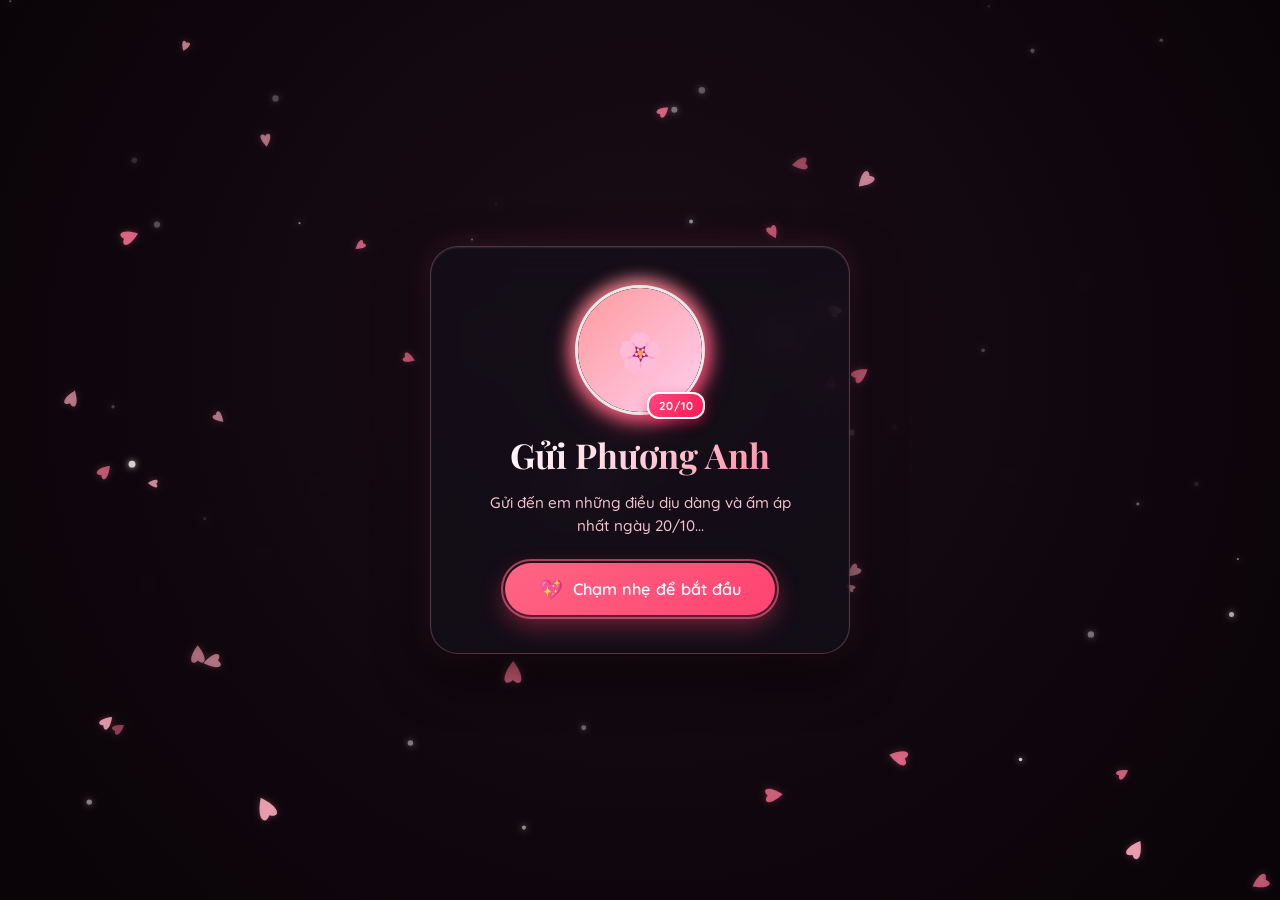
<file: ban-tach-rieng-cac-file/index.html>
<!DOCTYPE html>
<html lang="vi">
<head>
  <meta charset="UTF-8">
  <meta name="viewport" content="width=device-width, initial-scale=1.0, viewport-fit=cover">
  <title>Gửi Phương Anh 💗 20/10</title>
  
  <!-- Google Fonts: Calligraphy handwriting + Romantic Serif -->
  <link rel="preconnect" href="https://fonts.googleapis.com">
  <link rel="preconnect" href="https://fonts.gstatic.com" crossorigin>
  <link href="https://fonts.googleapis.com/css2?family=Alex+Brush&family=Caveat:wght@600;700&family=Dancing+Script:wght@600;700&family=Marck+Script&family=Playfair+Display:ital,wght@0,500;0,700;1,400&family=Quicksand:wght@500;600;700&display=swap" rel="stylesheet">
  
  <link rel="stylesheet" href="style.css?v=pureportrait_v2">
</head>
<body>
  <!-- MASTER EXPERIENCE WRAPPER (Tối ưu chuẩn xem dọc cho mọi dòng điện thoại) -->
  <div id="experience-wrapper" class="experience-wrapper">
    <!-- Canvas background for floating particles, petals, glow sparkles -->
    <canvas id="bg-canvas"></canvas>

    <!-- Floating Audio Controller (Góc trên bên phải) -->
    <button id="music-toggle" class="music-btn hide" aria-label="Bật/Tắt nhạc">
      <span class="music-icon spinning">🎵</span>
    </button>

    <!-- Audio Element -->
    <audio id="bg-music" loop preload="auto">
      <source src="assets/love-song.mp3" type="audio/mpeg">
    </audio>

    <!-- MAIN WRAPPER -->
    <main id="app-container" class="app-container">
    
    <!-- STAGE 1: INTRO / TOUCH TO START SCREEN -->
    <section id="intro-screen" class="screen-view active">
      <div class="intro-card glass-panel">
        <div class="intro-avatar-wrapper">
          <div class="avatar-glow-ring"></div>
          <img id="intro-avatar" src="assets/phuong-anh.jpg" alt="Phương Anh" class="intro-avatar-img" onerror="this.onerror=null; this.src='data:image/svg+xml;utf8,<svg xmlns=\'http://www.w3.org/2000/svg\' width=\'160\' height=\'160\' viewBox=\'0 0 160 160\'><defs><linearGradient id=\'g\' x1=\'0%\' y1=\'0%\' x2=\'100%\' y2=\'100%\'><stop offset=\'0%\' stop-color=\'%23ff9a9e\'/><stop offset=\'100%\' stop-color=\'%23fecfef\'/></linearGradient></defs><rect width=\'100%\' height=\'100%\' rx=\'80\' fill=\'url(%23g)\'/><text x=\'50%\' y=\'52%\' font-size=\'48\' text-anchor=\'middle\' dominant-baseline=\'central\' fill=\'white\'>🌸</text></svg>';">
          <div class="avatar-badge">20/10</div>
        </div>
        
        <h1 class="intro-title">Gửi Phương Anh</h1>
        <p class="intro-subtitle">Gửi đến em những điều dịu dàng và ấm áp nhất ngày 20/10...</p>

        <button id="start-btn" class="start-btn">
          <span class="btn-heart">💖</span>
          <span class="btn-text">Chạm nhẹ để bắt đầu</span>
          <span class="pulse-ring"></span>
        </button>
      </div>
    </section>

    <!-- STAGE 2: STORYTELLING / MESSAGES SCREEN -->
    <section id="story-screen" class="screen-view">
      <div class="story-layout">
        <!-- Pure Floating Text Container (No Card / No Box) -->
        <div class="story-message-container">
          <div id="narrative-text" class="narrative-text"></div>
        </div>
      </div>
    </section>

    <!-- STAGE 3: CLIMAX SCREEN (BIG HOLLOW HEART + FILLING PARTICLES + PROPOSAL) -->
    <section id="climax-screen" class="screen-view">
      <!-- Heart Filling Canvas -->
      <canvas id="heart-canvas"></canvas>

      <!-- Center text proposal inside heart (Trái tim làm nền, chữ nổi bật ở giữa) -->
      <div id="proposal-wrapper" class="proposal-wrapper">
        <div class="proposal-box">
          <div id="final-lead-name" class="final-lead-name">Phanh àa...</div>
          <h2 id="final-proposal-text" class="final-proposal-text">
            <span class="prop-main-line">Chúc Phanh 20/10 thật hạnh phúc</span>
            <span class="prop-heart-icon">❤️</span>
          </h2>
          <!-- 2 nút nhận lời chúc ngọt ngào: "Cảm ơn anh" và "Em nhận lời chúc nha" -->
          <div id="proposal-actions" class="proposal-actions">
            <button id="btn-agree" class="choice-btn agree-btn">
              <span>Cảm ơn anh 💖</span>
            </button>
            <button id="btn-shy" class="choice-btn shy-btn">
              <span>Em nhận lời chúc nha 💕</span>
            </button>
          </div>
          <!-- Lời nhắn chúc mừng ngọt ngào sau khi bấm -->
          <div id="accepted-message" class="accepted-message hide">
            <p class="sweet-quote">“Mong em luôn vui vẻ, bình an và được yêu thương thật nhiều mỗi ngày.”</p>
            <span class="couple-tag">Dành tặng Phanh 💕 20/10</span>
          </div>
        </div>
      </div>
    </section>

    </main>
  </div>

  <script src="script.js?v=pureportrait_v2"></script>
</body>
</html>
</file>
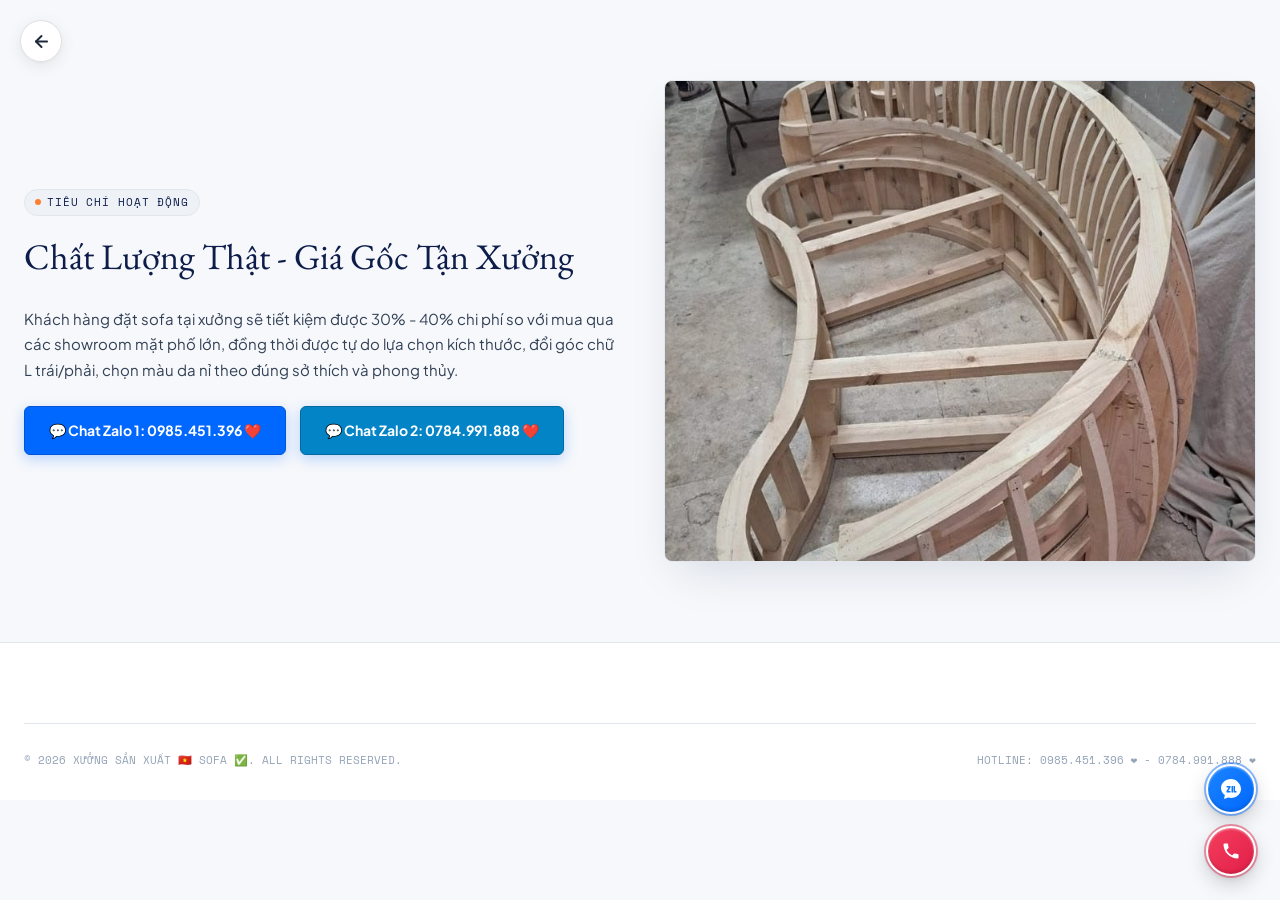
<file: about.html>
<!DOCTYPE html>
<html lang="vi">
<head>
  <meta charset="UTF-8">
  <meta name="viewport" content="width=device-width, initial-scale=1.0">
  <title>Về Xưởng | XƯỞNG SẢN XUẤT 🇻🇳 SOFA ✅ (0985.451.396 - 0784.991.888)</title>
  <meta name="description" content="Giới thiệu XƯỞNG SẢN XUẤT 🇻🇳 SOFA ✅. Chuyên may đo sofa xuất khẩu, giá tận xưởng. Hotline/Zalo: 0985.451.396 - 0784.991.888.">
  <link rel="stylesheet" href="assets/css/style.css?v=1793109019">
  <link rel="preconnect" href="https://fonts.googleapis.com">
  <link rel="preconnect" href="https://fonts.gstatic.com" crossorigin>
</head>
<body>
    <!-- Dấu Thoát Ra Ngoài Trang (Chỉ Biểu Tượng Gọn Gàng) -->
    <!-- Dấu Thoát Ra Ngoài Trang (Chỉ Biểu Tượng Gọn Gàng) -->
  <div class="page-exit-wrapper">
    <a href="index.html" class="page-exit-btn" onclick="handlePageExit(event)" title="Thoát ra ngoài">
      <svg width="19" height="19" viewBox="0 0 24 24" fill="none" stroke="currentColor" stroke-width="2.5" stroke-linecap="round" stroke-linejoin="round">
        <line x1="19" y1="12" x2="5" y2="12"></line>
        <polyline points="12 19 5 12 12 5"></polyline>
      </svg>
    </a>
  </div>

  <!-- Story Grid -->
  <section style="max-width: 1360px; margin: 80px auto; padding: 0 24px;">
    <div style="display: grid; grid-template-columns: 1fr 1fr; gap: 48px; align-items: center;">
      <div>
        <div class="label-pill" style="margin-bottom: 12px;">
          <span class="dot"></span>
          <span>TIÊU CHÍ HOẠT ĐỘNG</span>
        </div>
        <h2 style="font-family: var(--font-serif); font-size: 36px; color: var(--text-main); font-weight: 400; margin-bottom: 20px;">
          Chất Lượng Thật - Giá Gốc Tận Xưởng
        </h2>
        <p style="color: var(--text-body); font-size: 15px; line-height: 1.7; margin-bottom: 16px;">
          Khách hàng đặt sofa tại xưởng sẽ tiết kiệm được 30% - 40% chi phí so với mua qua các showroom mặt phố lớn, đồng thời được tự do lựa chọn kích thước, đổi góc chữ L trái/phải, chọn màu da nỉ theo đúng sở thích và phong thủy.
        </p>
        <div style="display: flex; gap: 14px; margin-top: 24px;">
          <a href="https://zalo.me/0985451396" target="_blank" class="btn-zalo-cta" style="padding: 12px 24px; font-size: 14px;">
            💬 Chat Zalo 1: 0985.451.396 ❤️
          </a>
          <a href="https://zalo.me/0784991888" target="_blank" class="btn-zalo-cta" style="padding: 12px 24px; font-size: 14px; background: #0284c7 !important; border-color: #0369a1 !important;">
            💬 Chat Zalo 2: 0784.991.888 ❤️
          </a>
        </div>
      </div>

      <div style="border-radius: 8px; overflow: hidden; border: 1px solid var(--border-light); box-shadow: var(--shadow-pop);">
        <img src="assets/images/khung-go-sofa-thuc-te.jpg" alt="Khung sườn sofa đóng mộc thực tế tại xưởng" style="object-fit: cover; width: 100%; max-height: 480px;">
      </div>
    </div>
  </section>

  <!-- Footer -->
  <footer class="ankar-footer">
    <div class="footer-container">
      <div class="footer-bottom-bar">
        <div>© 2026 XƯỞNG SẢN XUẤT 🇻🇳 SOFA ✅. ALL RIGHTS RESERVED.</div>
        <div>HOTLINE: 0985.451.396 ❤️ - 0784.991.888 ❤️</div>
      </div>
    </div>
  </footer>

  <!-- Floating Contact Corner (Chỉ 2 Icon Tròn Nổi 3D Tinh Gọn, Không Che Chữ) -->
  <div class="floating-contact-corner" id="floatingContactCorner">
    <a href="https://zalo.me/0985451396" target="_blank" rel="noopener noreferrer" class="floating-fab-item fab-zalo" title="Tư Vấn Zalo: 0985.451.396 ❤️">
      <div class="fab-icon-btn">
        <span class="fab-radar"></span>
        <svg width="24" height="24" viewBox="0 0 24 24" fill="currentColor">
          <path d="M12 2C6.48 2 2 6.03 2 11c0 2.87 1.5 5.43 3.84 7.03L5 22l4.24-1.41C10.15 20.84 11.06 21 12 21c5.52 0 10-4.03 10-9s-4.48-10-10-10zm-1.5 13.5h-3V14l2.16-3.5H7.5V9h4v1.5L9.34 14h2.16v1.5zm3.5 0h-1.5V9H14v6.5zm3.5 0h-3V9h1.5v5h1.5v1.5z"/>
        </svg>
      </div>
    </a>
    <a href="tel:0784991888" class="floating-fab-item fab-hotline" title="Gọi Hotline: 0784.991.888 ❤️">
      <div class="fab-icon-btn">
        <span class="fab-radar"></span>
        <svg width="20" height="20" viewBox="0 0 24 24" fill="currentColor">
          <path d="M6.62 10.79a15.053 15.053 0 006.59 6.59l2.2-2.2c.27-.27.67-.36 1.02-.24 1.12.37 2.33.57 3.57.57.55 0 1 .45 1 1V20c0 .55-.45 1-1 1-9.39 0-17-7.61-17-17 0-.55.45-1 1-1h3.5c.55 0 1 .45 1 1 0 1.25.2 2.45.57 3.57.11.35.03.74-.25 1.02l-2.2 2.2z"/>
        </svg>
      </div>
    </a>
  </div>

  <script src="assets/js/main.js?v=1793109019"></script>
</body>
</html>
</file>
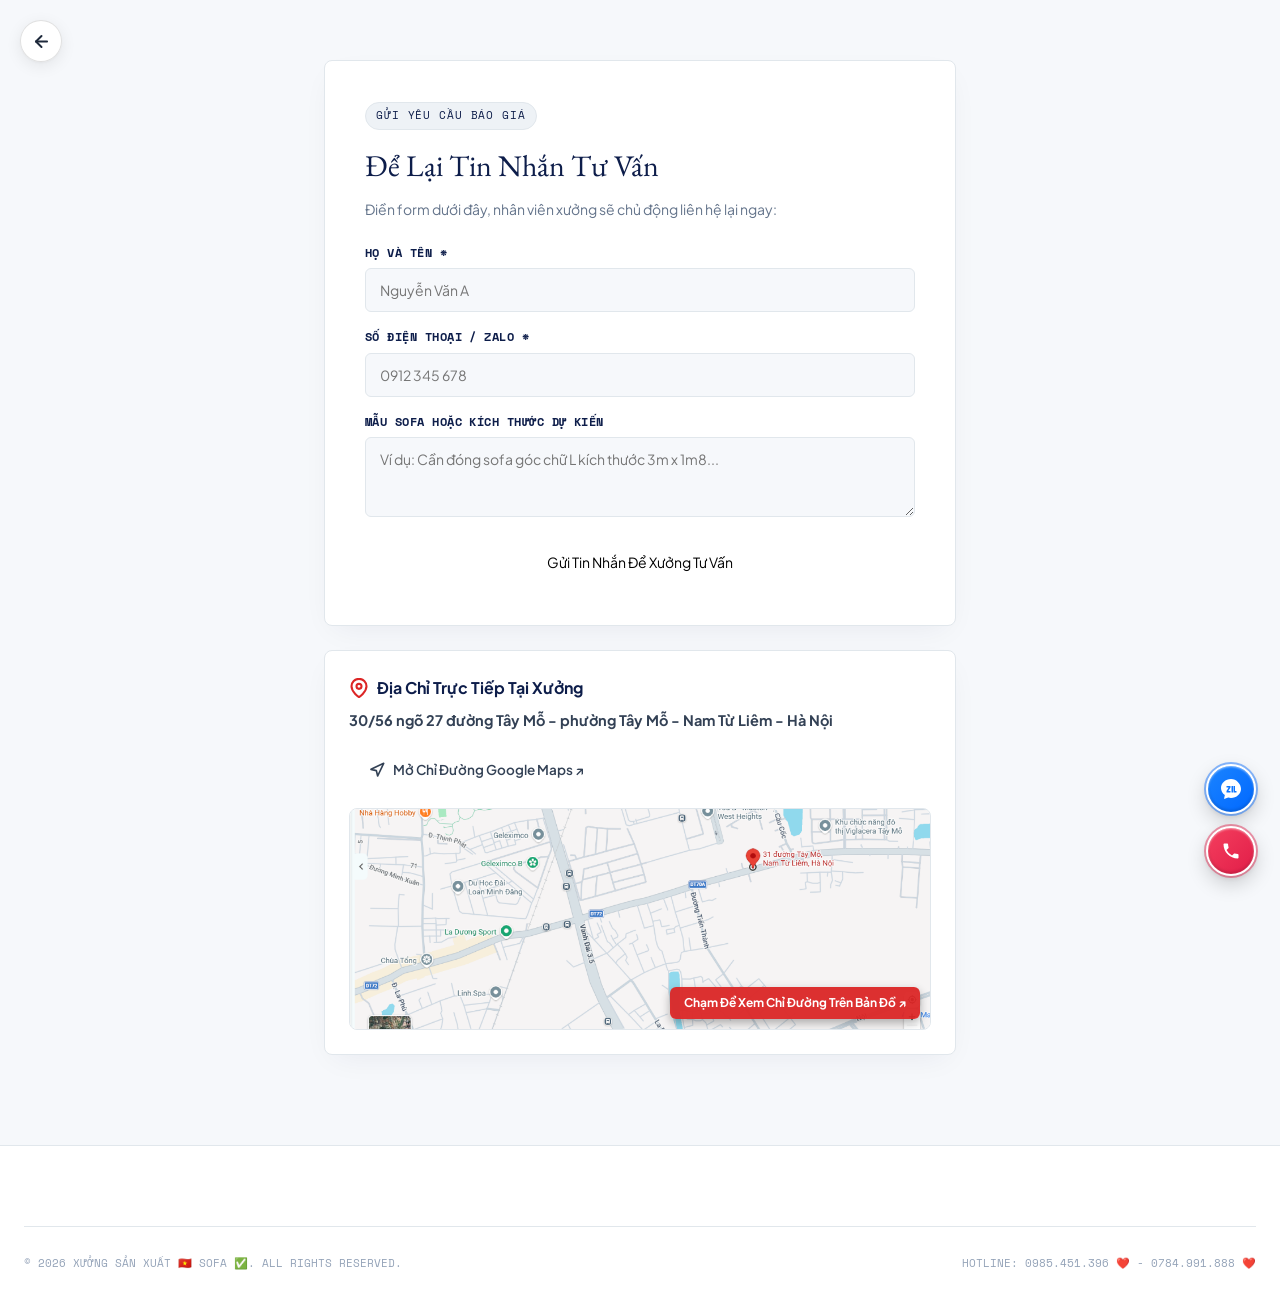
<file: contact.html>
<!DOCTYPE html>
<html lang="vi">
<head>
  <meta charset="UTF-8">
  <meta name="viewport" content="width=device-width, initial-scale=1.0">
  <title>Liên Hệ Xưởng | XƯỞNG SẢN XUẤT 🇻🇳 SOFA ✅ (0985.451.396 - 0784.991.888)</title>
  <meta name="description" content="Liên hệ XƯỞNG SẢN XUẤT 🇻🇳 SOFA ✅. Hotline/Zalo: 0985.451.396 - 0784.991.888. Tư vấn và khảo sát may đo tận nơi.">
  <link rel="stylesheet" href="assets/css/style.css?v=1793109019">
  <link rel="preconnect" href="https://fonts.googleapis.com">
  <link rel="preconnect" href="https://fonts.gstatic.com" crossorigin>
</head>
<body>
    <!-- Dấu Thoát Ra Ngoài Trang (Chỉ Biểu Tượng Gọn Gàng) -->
  <div class="page-exit-wrapper">
    <a href="index.html" class="page-exit-btn" onclick="handlePageExit(event)" title="Thoát ra ngoài">
      <svg width="19" height="19" viewBox="0 0 24 24" fill="none" stroke="currentColor" stroke-width="2.5" stroke-linecap="round" stroke-linejoin="round">
        <line x1="19" y1="12" x2="5" y2="12"></line>
        <polyline points="12 19 5 12 12 5"></polyline>
      </svg>
    </a>
  </div>

  <!-- Contact Grid -->
  <section style="max-width: 680px; margin: 60px auto 90px; padding: 0 24px;">
    <!-- Quick Message Form -->
    <div style="background: #ffffff; border: 1px solid var(--border-light); border-radius: 8px; padding: 40px; box-shadow: var(--shadow-card);">
      <div class="label-pill" style="margin-bottom: 12px;">GỬI YÊU CẦU BÁO GIÁ</div>
      <h2 style="font-family: var(--font-serif); font-size: 30px; color: var(--text-main); font-weight: 400; margin-bottom: 8px;">
        Để Lại Tin Nhắn Tư Vấn
      </h2>
      <p style="font-size: 14px; color: var(--text-muted); margin-bottom: 24px;">
        Điền form dưới đây, nhân viên xưởng sẽ chủ động liên hệ lại ngay:
      </p>

      <form id="contactPageForm" style="display: flex; flex-direction: column; gap: 16px;">
        <div class="form-group">
          <label>Họ và tên *</label>
          <input type="text" id="cpName" class="form-control" placeholder="Nguyễn Văn A" required>
        </div>
        <div class="form-group">
          <label>Số điện thoại / Zalo *</label>
          <input type="tel" id="cpPhone" class="form-control" placeholder="0912 345 678" required>
        </div>
        <div class="form-group">
          <label>Mẫu sofa hoặc kích thước dự kiến</label>
          <textarea id="cpMsg" class="form-control" rows="3" placeholder="Ví dụ: Cần đóng sofa góc chữ L kích thước 3m x 1m8..."></textarea>
        </div>
        <button type="submit" class="btn-ankar-primary" style="justify-content: center; padding: 14px; font-size: 14px; margin-top: 6px;">
          Gửi Tin Nhắn Để Xưởng Tư Vấn
        </button>
      </form>
    </div>

    <!-- Address Card with Google Maps -->
    <div style="margin-top: 24px; padding: 24px; background: #ffffff; border: 1px solid var(--border-light); border-radius: 8px; box-shadow: var(--shadow-card);">
      <h3 style="font-size: 16px; font-weight: 700; color: var(--text-main); margin-bottom: 8px; display: flex; align-items: center; gap: 8px;">
        <svg width="20" height="20" viewBox="0 0 24 24" fill="none" stroke="#dc2626" stroke-width="2.5" stroke-linecap="round" stroke-linejoin="round">
          <path d="M21 10c0 7-9 13-9 13s-9-6-9-13a9 9 0 0 1 18 0z"></path>
          <circle cx="12" cy="10" r="3"></circle>
        </svg>
        Địa Chỉ Trực Tiếp Tại Xưởng
      </h3>
      <p style="font-size: 14.5px; color: var(--text-body); margin-bottom: 16px; line-height: 1.6;">
        <strong>30/56 ngõ 27 đường Tây Mỗ - phường Tây Mỗ - Nam Từ Liêm - Hà Nội</strong>
      </p>
      <a href="https://www.google.com/maps/search/?api=1&query=30%2F56+ng%C3%B5+27+%C4%91%C6%B0%E1%BB%9Dng+T%C3%A2y+M%E1%BB%97%2C+T%C3%A2y+M%E1%BB%97%2C+Nam+T%E1%BB%AB+Li%C3%AAm%2C+H%C3%A0+N%E1%BB%99i" target="_blank" rel="noopener noreferrer" class="btn-ankar-secondary" style="display: inline-flex; align-items: center; gap: 8px; padding: 11px 20px; font-size: 13.5px; font-weight: 600; text-decoration: none; border-radius: 6px;">
        <svg width="16" height="16" viewBox="0 0 24 24" fill="none" stroke="currentColor" stroke-width="2.5" stroke-linecap="round" stroke-linejoin="round">
          <polygon points="3 11 22 2 13 21 11 13 3 11"></polygon>
        </svg>
        Mở Chỉ Đường Google Maps ↗
      </a>
      <div style="margin-top: 16px; border-radius: 8px; overflow: hidden; border: 1px solid var(--border-light); position: relative;">
        <a href="https://www.google.com/maps/search/?api=1&query=30%2F56+ng%C3%B5+27+%C4%91%C6%B0%E1%BB%9Dng+T%C3%A2y+M%E1%BB%97%2C+T%C3%A2y+M%E1%BB%97%2C+Nam+T%E1%BB%AB+Li%C3%AAm%2C+H%C3%A0+N%E1%BB%99i" target="_blank" rel="noopener noreferrer" style="display: block; position: relative;" title="Bấm vào để mở Google Maps">
          <img src="assets/images/google-maps-tay-mo.png" alt="Bản đồ xưởng Tây Mỗ" style="width: 100%; height: 220px; object-fit: cover; display: block;">
          <div style="position: absolute; bottom: 10px; right: 10px; background: rgba(220, 38, 38, 0.95); color: #fff; padding: 6px 14px; border-radius: 6px; font-size: 12px; font-weight: 700; display: flex; align-items: center; gap: 6px; box-shadow: 0 4px 10px rgba(0,0,0,0.3);">
            Chạm Để Xem Chỉ Đường Trên Bản Đồ ↗
          </div>
        </a>
      </div>
    </div>
  </section>

  <!-- Footer -->
  <footer class="ankar-footer">
    <div class="footer-container">
      <div class="footer-bottom-bar">
        <div>© 2026 XƯỞNG SẢN XUẤT 🇻🇳 SOFA ✅. ALL RIGHTS RESERVED.</div>
        <div>HOTLINE: 0985.451.396 ❤️ - 0784.991.888 ❤️</div>
      </div>
    </div>
  </footer>

  <!-- Floating Contact Corner (Chỉ 2 Icon Tròn Nổi 3D Tinh Gọn, Không Che Chữ) -->
  <div class="floating-contact-corner" id="floatingContactCorner">
    <a href="https://zalo.me/0985451396" target="_blank" rel="noopener noreferrer" class="floating-fab-item fab-zalo" title="Tư Vấn Zalo: 0985.451.396 ❤️">
      <div class="fab-icon-btn">
        <span class="fab-radar"></span>
        <svg width="24" height="24" viewBox="0 0 24 24" fill="currentColor">
          <path d="M12 2C6.48 2 2 6.03 2 11c0 2.87 1.5 5.43 3.84 7.03L5 22l4.24-1.41C10.15 20.84 11.06 21 12 21c5.52 0 10-4.03 10-9s-4.48-10-10-10zm-1.5 13.5h-3V14l2.16-3.5H7.5V9h4v1.5L9.34 14h2.16v1.5zm3.5 0h-1.5V9H14v6.5zm3.5 0h-3V9h1.5v5h1.5v1.5z"/>
        </svg>
      </div>
    </a>
    <a href="tel:0784991888" class="floating-fab-item fab-hotline" title="Gọi Hotline: 0784.991.888 ❤️">
      <div class="fab-icon-btn">
        <span class="fab-radar"></span>
        <svg width="20" height="20" viewBox="0 0 24 24" fill="currentColor">
          <path d="M6.62 10.79a15.053 15.053 0 006.59 6.59l2.2-2.2c.27-.27.67-.36 1.02-.24 1.12.37 2.33.57 3.57.57.55 0 1 .45 1 1V20c0 .55-.45 1-1 1-9.39 0-17-7.61-17-17 0-.55.45-1 1-1h3.5c.55 0 1 .45 1 1 0 1.25.2 2.45.57 3.57.11.35.03.74-.25 1.02l-2.2 2.2z"/>
        </svg>
      </div>
    </a>
  </div>

  <div class="ankar-toast" id="ankarToast">Thông báo</div>

  <script>
    document.getElementById("contactPageForm").addEventListener("submit", function(e) {
      e.preventDefault();
      const name = document.getElementById("cpName").value;
      const phone = document.getElementById("cpPhone").value;
      const toast = document.getElementById("ankarToast");
      toast.innerText = `Cảm ơn ${name}! Xưởng sẽ liên hệ lại qua SĐT/Zalo ${phone} trong 10 phút.`;
      toast.classList.add("show");
      setTimeout(() => toast.classList.remove("show"), 4000);
      this.reset();
    });
  </script>
  <script src="assets/js/main.js?v=1793109019"></script>
</body>
</html>
</file>
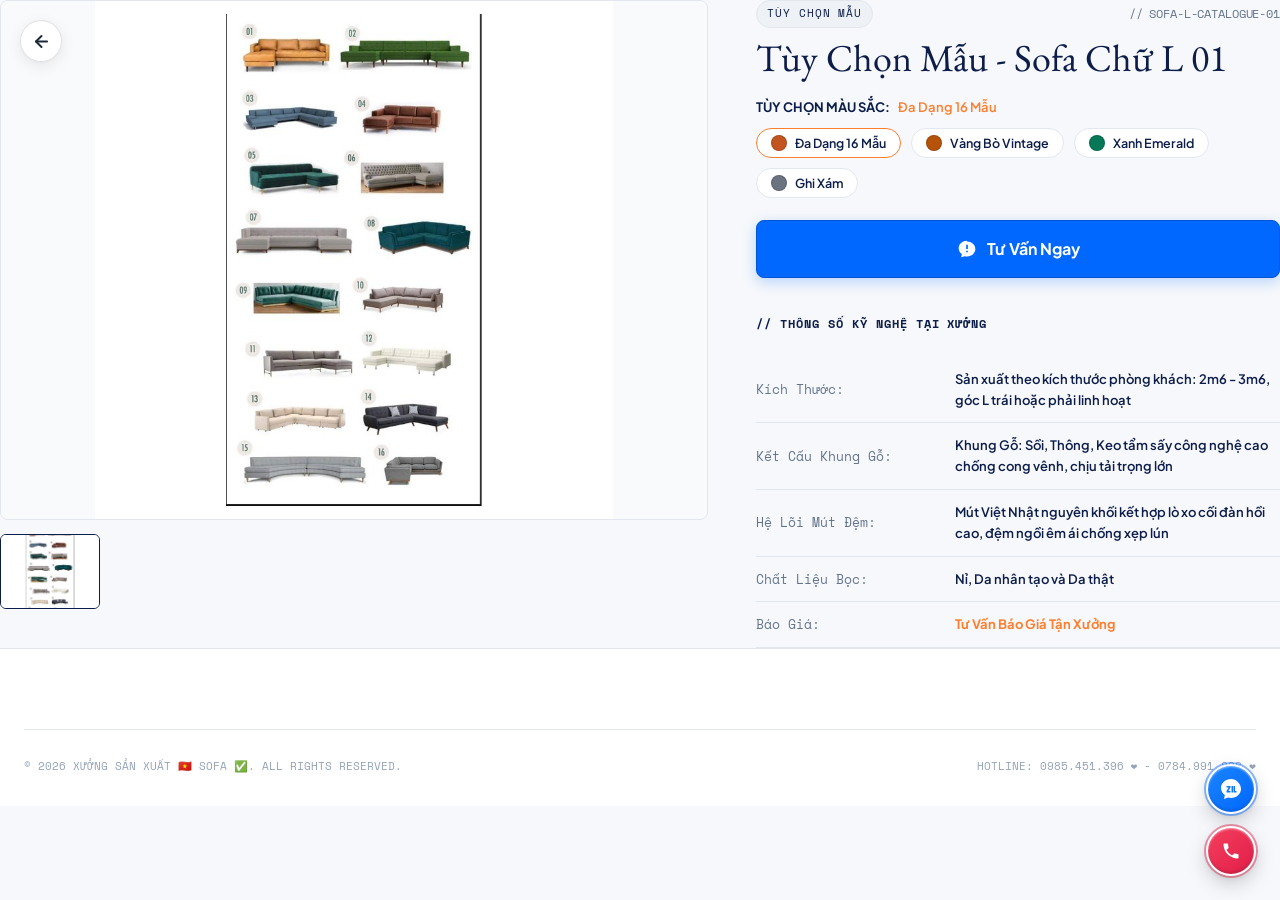
<file: product-detail.html>
<!DOCTYPE html>
<html lang="vi">
<head>
  <meta charset="UTF-8">
  <meta name="viewport" content="width=device-width, initial-scale=1.0">
  <title>Chi Tiết Mẫu Sofa | XƯỞNG SẢN XUẤT 🇻🇳 SOFA ✅</title>
  <meta name="description" content="Chi tiết kết cấu, vật liệu, thông số kích thước và tư vấn trực tiếp qua Zalo tại XƯỞNG SẢN XUẤT 🇻🇳 SOFA ✅. Hotline: 0985.451.396 - 0784.991.888.">
  <link rel="stylesheet" href="assets/css/style.css?v=1793109019">
  <link rel="preconnect" href="https://fonts.googleapis.com">
  <link rel="preconnect" href="https://fonts.gstatic.com" crossorigin>
  <style>
    .pdetail-layout {
      max-width: 1360px;
      margin: 0 auto;
      padding: 40px 24px 80px;
    }
    .pdetail-breadcrumbs {
      font-family: var(--font-mono);
      font-size: 11px;
      color: var(--text-light);
      margin-bottom: 24px;
      display: flex;
      align-items: center;
      gap: 8px;
    }
    .pdetail-breadcrumbs a:hover {
      color: var(--text-main);
    }
    .pdetail-grid {
      display: grid;
      grid-template-columns: 1.15fr 0.85fr;
      gap: 48px;
      align-items: start;
    }
    .pdetail-gallery-main {
      width: 100%;
      height: 520px;
      border-radius: 8px;
      border: 1px solid var(--border-light);
      overflow: hidden;
      background: #f8fafc;
      display: flex;
      align-items: center;
      justify-content: center;
      position: relative;
      user-select: none;
    }
    .pdetail-nav-arrow {
      position: absolute;
      top: 50%;
      transform: translateY(-50%);
      width: 40px;
      height: 40px;
      border-radius: 50%;
      background: rgba(255, 255, 255, 0.92);
      border: 1px solid var(--border-light);
      color: var(--text-main);
      display: flex;
      align-items: center;
      justify-content: center;
      cursor: pointer;
      z-index: 10;
      box-shadow: 0 4px 14px rgba(0, 0, 0, 0.12);
      transition: all 0.2s ease;
      font-size: 16px;
    }
    .pdetail-nav-arrow:hover {
      background: #ffffff;
      transform: translateY(-50%) scale(1.08);
    }
    .pdetail-nav-arrow.prev { left: 14px; }
    .pdetail-nav-arrow.next { right: 14px; }
    .pdetail-gallery-badge {
      position: absolute;
      bottom: 14px;
      right: 14px;
      background: rgba(15, 23, 42, 0.72);
      color: #ffffff;
      font-family: var(--font-mono);
      font-size: 11px;
      font-weight: 700;
      padding: 4px 10px;
      border-radius: 20px;
      pointer-events: none;
      backdrop-filter: blur(4px);
    }
    .pdetail-gallery-main img {
      width: 100%;
      height: 100%;
      object-fit: contain; background: #f8fafc;
      transition: transform 0.5s ease;
    }
    .pdetail-gallery-thumbs {
      display: flex;
      gap: 12px;
      margin-top: 16px;
    }
    .pdetail-thumb {
      width: 100px;
      height: 75px;
      border-radius: 6px;
      border: 1px solid var(--border-light);
      overflow: hidden;
      cursor: pointer;
      opacity: 0.7;
      transition: all 0.2s ease;
    }
    .pdetail-thumb.active, .pdetail-thumb:hover {
      opacity: 1;
      border-color: var(--border-active);
      transform: translateY(-2px);
    }
    .pdetail-thumb img {
      width: 100%;
      height: 100%;
      object-fit: cover;
    }
    .specs-table {
      width: 100%;
      border-collapse: collapse;
      margin-top: 24px;
      font-size: 13px;
    }
    .specs-table tr {
      border-bottom: 1px solid var(--border-light);
    }
    .specs-table th {
      text-align: left;
      padding: 12px 0;
      color: var(--text-muted);
      font-family: var(--font-mono);
      font-weight: 500;
      width: 38%;
    }
    .specs-table td {
      padding: 12px 0;
      color: var(--text-main);
      font-weight: 600;
    }
    .option-group-title {
      font-family: var(--font-mono);
      font-size: 11.5px;
      text-transform: uppercase;
      letter-spacing: 0.05em;
      color: var(--text-muted);
      margin: 20px 0 10px;
    }
    .dimension-pills {
      display: flex;
      gap: 10px;
      flex-wrap: wrap;
    }
    .dim-pill {
      padding: 8px 14px;
      border-radius: 6px;
      border: 1px solid var(--border-light);
      background: var(--bg-card);
      font-size: 13px;
      cursor: pointer;
      transition: all 0.2s ease;
    }
    .dim-pill.active {
      border-color: var(--border-active);
      background: var(--bg-muted);
      font-weight: 700;
      color: var(--text-main);
    }
    .swatch-picker {
      display: flex;
      align-items: center;
      gap: 12px;
    }
    .swatch-pick-item {
      width: 30px;
      height: 30px;
      border-radius: 50%;
      cursor: pointer;
      border: 2px solid #fff;
      box-shadow: 0 0 0 1px rgba(0,0,0,0.2);
      transition: transform 0.2s ease;
    }
    .swatch-pick-item.active {
      transform: scale(1.15);
      box-shadow: 0 0 0 2px var(--border-active);
    }

    @media (max-width: 1024px) {
      .pdetail-grid {
        grid-template-columns: 1fr;
      }
      .pdetail-gallery-main {
        height: 360px;
      }
    }
    @media (max-width: 768px) {
      .pdetail-layout {
        padding: 24px 14px 60px;
      }
      .pdetail-breadcrumbs {
        font-size: 11px;
        margin-bottom: 16px;
        flex-wrap: wrap;
      }
      .pdetail-grid {
        grid-template-columns: 1fr;
        gap: 20px;
      }
      .pdetail-gallery-main {
        height: 240px;
      }
      #detailTitle {
        font-size: 23px !important;
        line-height: 1.25 !important;
        margin-bottom: 16px !important;
      }
      .specs-table th, .specs-table td {
        padding: 9px 8px;
        font-size: 12.5px;
      }
      .specs-table th {
        width: 115px;
      }
    }
  </style>
</head>
<body>
    <!-- Dấu Thoát Ra Ngoài Trang & Thanh Điều Hướng Nhỏ Gọn -->
  <div class="page-exit-wrapper" style="display: flex; align-items: center; margin-bottom: 24px;">
    <a href="index.html" class="page-exit-btn" onclick="handlePageExit(event)" title="Thoát ra ngoài">
      <svg width="19" height="19" viewBox="0 0 24 24" fill="none" stroke="currentColor" stroke-width="2.5" stroke-linecap="round" stroke-linejoin="round">
        <line x1="19" y1="12" x2="5" y2="12"></line>
        <polyline points="12 19 5 12 12 5"></polyline>
      </svg>
    </a>

  </div>

    <div class="pdetail-grid">
      <!-- Gallery Column -->
      <div>
        <div class="pdetail-gallery-main" id="pdetailGalleryMain">
          <button type="button" class="pdetail-nav-arrow prev" id="detailPrevArrow" aria-label="Ảnh trước">&#10094;</button>
          <img id="detailHeroImage" src="" alt="Sofa View" style="cursor: pointer;" title="Bấm hoặc vuốt để xem màu khác">
          <button type="button" class="pdetail-nav-arrow next" id="detailNextArrow" aria-label="Ảnh sau">&#10095;</button>
          <div class="pdetail-gallery-badge" id="galleryIndexBadge">1 / 1</div>
        </div>
        <div class="pdetail-gallery-thumbs" id="detailGalleryThumbs"></div>

              </div>

      <!-- Info Column -->
      <div>
        <div style="display: flex; justify-content: space-between; align-items: center; margin-bottom: 8px;">
          <span class="label-pill" id="detailBadge">TẬN XƯỞNG</span>
          <span class="font-mono" id="detailCode" style="font-size: 12px; color: var(--text-muted);">// SOFA</span>
        </div>

        <h1 id="detailTitle" style="font-family: var(--font-serif); font-size: 38px; color: var(--text-main); font-weight: 400; line-height: 1.15; margin-bottom: 18px;">
          Sofa May Đo Cao Cấp
        </h1>

        <!-- Tùy Chọn Màu Sắc Trực Tiếp (bấm để xem đổi màu) -->
        <div id="detailColorsWrapper" style="display: none; margin-bottom: 22px;">
          <div style="font-size: 13px; font-weight: 700; color: var(--text-main); margin-bottom: 10px; display: flex; align-items: center; gap: 8px;">
            <span>TÙY CHỌN MÀU SẮC:</span>
            <span id="currentColorName" style="color: var(--accent-orange); font-weight: 600;"></span>
          </div>
          <div id="detailColorsList" style="display: flex; gap: 10px; flex-wrap: wrap;"></div>
        </div>

                <!-- Nút Tư Vấn Ngay kết nối Zalo -->
        <div style="margin-bottom: 26px;">
          <a id="zaloPrimaryBtn" href="https://zalo.me/0985451396" target="_blank" rel="noopener noreferrer" class="btn-zalo-cta" style="width: 100%; padding: 15px 24px; font-size: 16px; font-weight: 700; text-align: center; display: flex; align-items: center; justify-content: center; gap: 10px; border-radius: 8px; box-shadow: 0 4px 14px rgba(0, 104, 255, 0.25);">
            <svg width="20" height="20" viewBox="0 0 24 24" fill="currentColor">
              <path d="M12 2C6.48 2 2 6.03 2 11c0 2.87 1.5 5.43 3.86 7.03L5 22l4.31-1.44C10.15 20.81 11.06 21 12 21c5.52 0 10-4.03 10-9s-4.48-9-10-9zm1 14h-2v-2h2v2zm0-4h-2V7h2v5z"/>
            </svg>
            Tư Vấn Ngay
          </a>
        </div>

        <!-- Technical Specs Table -->
        <div style="margin-top: 36px;">
          <h4 style="font-family: var(--font-mono); font-size: 12px; color: var(--text-main); letter-spacing: 0.08em; text-transform: uppercase;">
            // THÔNG SỐ KỸ NGHỆ TẠI XƯỞNG
          </h4>
          <table class="specs-table">
            <tr>
              <th>Kích Thước:</th>
              <td id="tableDimensions">May đo theo yêu cầu</td>
            </tr>
            <tr>
              <th>Kết Cấu Khung Gỗ:</th>
              <td id="tableFrame">Gỗ: Sồi, Thông, Keo sấy khô, ke góc thép gia cường</td>
            </tr>
            <tr>
              <th>Hệ Lõi Mút Đệm:</th>
              <td id="tableCushion">Mút Việt Nam hoặc Việt Nhật (Tùy chọn có lò xo hoặc không lò xo)</td>
            </tr>
            <tr>
              <th>Chất Liệu Bọc:</th>
              <td id="tableMaterial">Nỉ, Da nhân tạo và Da thật</td>
            </tr>
            <tr>
              <th>Báo Giá:</th>
              <td style="color: var(--accent-orange); font-weight: bold;">Tư Vấn Báo Giá Tận Xưởng</td>
            </tr>
          </table>
        </div>
      </div>
    </div>
  </main>

  <!-- Footer -->
  <footer class="ankar-footer">
    <div class="footer-container">
      <div class="footer-bottom-bar">
        <div>© 2026 XƯỞNG SẢN XUẤT 🇻🇳 SOFA ✅. ALL RIGHTS RESERVED.</div>
        <div>HOTLINE: 0985.451.396 ❤️ - 0784.991.888 ❤️</div>
      </div>
    </div>
  </footer>

  <!-- Floating Contact Corner (Chỉ 2 Icon Tròn Nổi 3D Tinh Gọn, Không Che Chữ) -->
  <div class="floating-contact-corner" id="floatingContactCorner">
    <a href="https://zalo.me/0985451396" target="_blank" rel="noopener noreferrer" class="floating-fab-item fab-zalo" title="Tư Vấn Zalo: 0985.451.396 ❤️">
      <div class="fab-icon-btn">
        <span class="fab-radar"></span>
        <svg width="24" height="24" viewBox="0 0 24 24" fill="currentColor">
          <path d="M12 2C6.48 2 2 6.03 2 11c0 2.87 1.5 5.43 3.84 7.03L5 22l4.24-1.41C10.15 20.84 11.06 21 12 21c5.52 0 10-4.03 10-9s-4.48-10-10-10zm-1.5 13.5h-3V14l2.16-3.5H7.5V9h4v1.5L9.34 14h2.16v1.5zm3.5 0h-1.5V9H14v6.5zm3.5 0h-3V9h1.5v5h1.5v1.5z"/>
        </svg>
      </div>
    </a>
    <a href="tel:0784991888" class="floating-fab-item fab-hotline" title="Gọi Hotline: 0784.991.888 ❤️">
      <div class="fab-icon-btn">
        <span class="fab-radar"></span>
        <svg width="20" height="20" viewBox="0 0 24 24" fill="currentColor">
          <path d="M6.62 10.79a15.053 15.053 0 006.59 6.59l2.2-2.2c.27-.27.67-.36 1.02-.24 1.12.37 2.33.57 3.57.57.55 0 1 .45 1 1V20c0 .55-.45 1-1 1-9.39 0-17-7.61-17-17 0-.55.45-1 1-1h3.5c.55 0 1 .45 1 1 0 1.25.2 2.45.57 3.57.11.35.03.74-.25 1.02l-2.2 2.2z"/>
        </svg>
      </div>
    </a>
  </div>

  <div class="ankar-toast" id="ankarToast">Thông báo</div>

  <script src="assets/js/data.js"></script>
  <script>
    let currentProduct = null;
    let currentGallery = [];
    let currentGalleryIndex = 0;

    function handlePageExit(e) {
      if (e && e.preventDefault) e.preventDefault();
      if (currentProduct && currentProduct.category) {
        window.location.href = "index.html#" + currentProduct.category;
      } else {
        window.location.href = "index.html";
      }
    }

    function updateDetailHero(idx) {
      if (!currentGallery.length) return;
      currentGalleryIndex = (idx + currentGallery.length) % currentGallery.length;
      const hero = document.getElementById("detailHeroImage");
      if (hero) {
        hero.style.opacity = "0.5";
        setTimeout(() => {
          hero.src = currentGallery[currentGalleryIndex];
          hero.style.opacity = "1";
        }, 80);
      }
      document.querySelectorAll(".pdetail-thumb").forEach((t, i) => {
        if (i === currentGalleryIndex) t.classList.add("active");
        else t.classList.remove("active");
      });
      const badge = document.getElementById("galleryIndexBadge");
      if (badge) badge.innerText = `${currentGalleryIndex + 1} / ${currentGallery.length}`;

      // Đồng bộ chip màu tương ứng nếu có
      if (currentProduct && currentProduct.colors) {
        let matchIdx = currentGalleryIndex;
        if (currentProduct.colors[matchIdx]) {
          const currentColorName = document.getElementById("currentColorName");
          if (currentColorName) currentColorName.innerText = currentProduct.colors[matchIdx].name;
          document.querySelectorAll(".color-chip-btn").forEach((btn, i) => {
            if (i === matchIdx) {
              btn.style.borderColor = "var(--accent-orange)";
              btn.style.boxShadow = "0 0 0 2px rgba(194,84,32,0.2)";
            } else {
              btn.style.borderColor = "#e2e8f0";
              btn.style.boxShadow = "none";
            }
          });
        }
      }
    }

    function selectDetailColor(colorIdx) {
      if (!currentProduct || !currentProduct.colors || !currentProduct.colors[colorIdx]) return;
      const c = currentProduct.colors[colorIdx];
      const currentColorName = document.getElementById("currentColorName");
      if (currentColorName) currentColorName.innerText = c.name;

      document.querySelectorAll(".color-chip-btn").forEach((btn, i) => {
        if (i === colorIdx) {
          btn.style.borderColor = "var(--accent-orange)";
          btn.style.boxShadow = "0 0 0 2px rgba(194,84,32,0.2)";
        } else {
          btn.style.borderColor = "#e2e8f0";
          btn.style.boxShadow = "none";
        }
      });

      if (currentGallery[colorIdx]) {
        updateDetailHero(colorIdx);
      }
    }

    function changeDetailImage(el, src) {
      const idx = currentGallery.indexOf(src);
      if (idx !== -1) updateDetailHero(idx);
      else {
        const hero = document.getElementById("detailHeroImage");
        if (hero) hero.src = src;
        document.querySelectorAll(".pdetail-thumb").forEach(t => t.classList.remove("active"));
        if (el) el.classList.add("active");
      }
    }

    document.addEventListener("DOMContentLoaded", function() {
      try {
        const urlParams = new URLSearchParams(window.location.search);
        const prodId = urlParams.get('id');

        if (typeof SOFA_DATABASE === "undefined" || !SOFA_DATABASE.length) {
          console.error("SOFA_DATABASE is not loaded.");
          return;
        }

        currentProduct = SOFA_DATABASE.find(p => p.id === prodId) || SOFA_DATABASE[0];
        if (!currentProduct) return;

        document.title = `${currentProduct.name} | XƯỞNG SẢN XUẤT 🇻🇳 SOFA ✅`;

        const titleEl = document.getElementById("detailTitle");
        if (titleEl) titleEl.innerText = currentProduct.name;

        const codeEl = document.getElementById("detailCode");
        if (codeEl) codeEl.innerText = `// ${currentProduct.code}`;

        const badgeEl = document.getElementById("detailBadge");
        if (badgeEl) badgeEl.innerText = currentProduct.badge;

        currentGallery = (currentProduct.gallery && currentProduct.gallery.length) ? currentProduct.gallery : [currentProduct.image];
        currentGalleryIndex = 0;

        const heroImg = document.getElementById("detailHeroImage");
        if (heroImg) {
          heroImg.src = currentGallery[0];
          heroImg.alt = currentProduct.name;
        }

        const dimEl = document.getElementById("tableDimensions");
        if (dimEl) dimEl.innerText = currentProduct.dimensions;

        const frameEl = document.getElementById("tableFrame");
        if (frameEl) frameEl.innerText = currentProduct.frame;

        const cushionEl = document.getElementById("tableCushion");
        if (cushionEl) cushionEl.innerText = currentProduct.cushion;

        const matEl = document.getElementById("tableMaterial");
        if (matEl) matEl.innerText = currentProduct.material;

        const zaloBtn = document.getElementById("zaloPrimaryBtn");
        if (zaloBtn) {
          zaloBtn.href = "https://zalo.me/0985451396";
          zaloBtn.title = `Tư Vấn Zalo: ${currentProduct.name}`;
        }

        // Hiển thị bộ chọn màu sắc tương tác
        const colorsWrapper = document.getElementById("detailColorsWrapper");
        const colorsList = document.getElementById("detailColorsList");
        const currentColorName = document.getElementById("currentColorName");

        if (currentProduct.colors && currentProduct.colors.length > 0) {
          if (colorsWrapper) colorsWrapper.style.display = "block";
          if (currentColorName) currentColorName.innerText = currentProduct.colors[0].name;
          if (colorsList) {
            colorsList.innerHTML = currentProduct.colors.map((c, i) => `
              <button type="button" class="color-chip-btn ${i === 0 ? 'active' : ''}" 
                data-idx="${i}" 
                onclick="selectDetailColor(${i})" 
                style="display: flex; align-items: center; gap: 8px; padding: 6px 14px; border: 1.5px solid ${i === 0 ? 'var(--accent-orange)' : '#e2e8f0'}; border-radius: 30px; background: #fff; cursor: pointer; transition: all 0.2s;"
                title="Chọn màu: ${c.name}">
                <span style="width: 16px; height: 16px; border-radius: 50%; background: ${c.hex}; border: 1px solid rgba(0,0,0,0.15); display: inline-block;"></span>
                <span style="font-size: 12.5px; font-weight: 600; color: var(--text-main);">${c.name}</span>
              </button>
            `).join("");
          }
        } else {
          if (colorsWrapper) colorsWrapper.style.display = "none";
        }

        const thumbsContainer = document.getElementById("detailGalleryThumbs");
        const prevArrow = document.getElementById("detailPrevArrow");
        const nextArrow = document.getElementById("detailNextArrow");
        const indexBadge = document.getElementById("galleryIndexBadge");

        if (currentGallery.length > 1) {
          if (prevArrow) prevArrow.style.display = "flex";
          if (nextArrow) nextArrow.style.display = "flex";
          if (indexBadge) {
            indexBadge.style.display = "block";
            indexBadge.innerText = `1 / ${currentGallery.length}`;
          }
        } else {
          if (prevArrow) prevArrow.style.display = "none";
          if (nextArrow) nextArrow.style.display = "none";
          if (indexBadge) indexBadge.style.display = "none";
        }

        if (thumbsContainer) {
          thumbsContainer.innerHTML = currentGallery.map((imgUrl, idx) => `
            <div class="pdetail-thumb ${idx === 0 ? 'active' : ''}" onclick="changeDetailImage(this, '${imgUrl}')">
              <img src="${imgUrl}" alt="${currentProduct.name}">
            </div>
          `).join("");
        }

        // Swipe & Navigation Events
        const galleryMain = document.getElementById("pdetailGalleryMain");
        if (galleryMain) {
          let touchStartX = 0;
          let touchEndX = 0;
          galleryMain.addEventListener("touchstart", e => {
            touchStartX = e.changedTouches[0].screenX;
          }, { passive: true });
          galleryMain.addEventListener("touchend", e => {
            touchEndX = e.changedTouches[0].screenX;
            const diff = touchStartX - touchEndX;
            if (Math.abs(diff) > 40) {
              if (diff > 0) updateDetailHero(currentGalleryIndex + 1);
              else updateDetailHero(currentGalleryIndex - 1);
            }
          }, { passive: true });

          if (heroImg) {
            heroImg.addEventListener("click", () => {
              if (currentGallery.length > 1) {
                updateDetailHero(currentGalleryIndex + 1);
              }
            });
          }
        }

        if (prevArrow) {
          prevArrow.addEventListener("click", e => {
            e.stopPropagation();
            updateDetailHero(currentGalleryIndex - 1);
          });
        }
        if (nextArrow) {
          nextArrow.addEventListener("click", e => {
            e.stopPropagation();
            updateDetailHero(currentGalleryIndex + 1);
          });
        }
      } catch (err) {
        console.error("Error loading product detail:", err);
      }
    });
  </script>
</body>
</html>
</file>
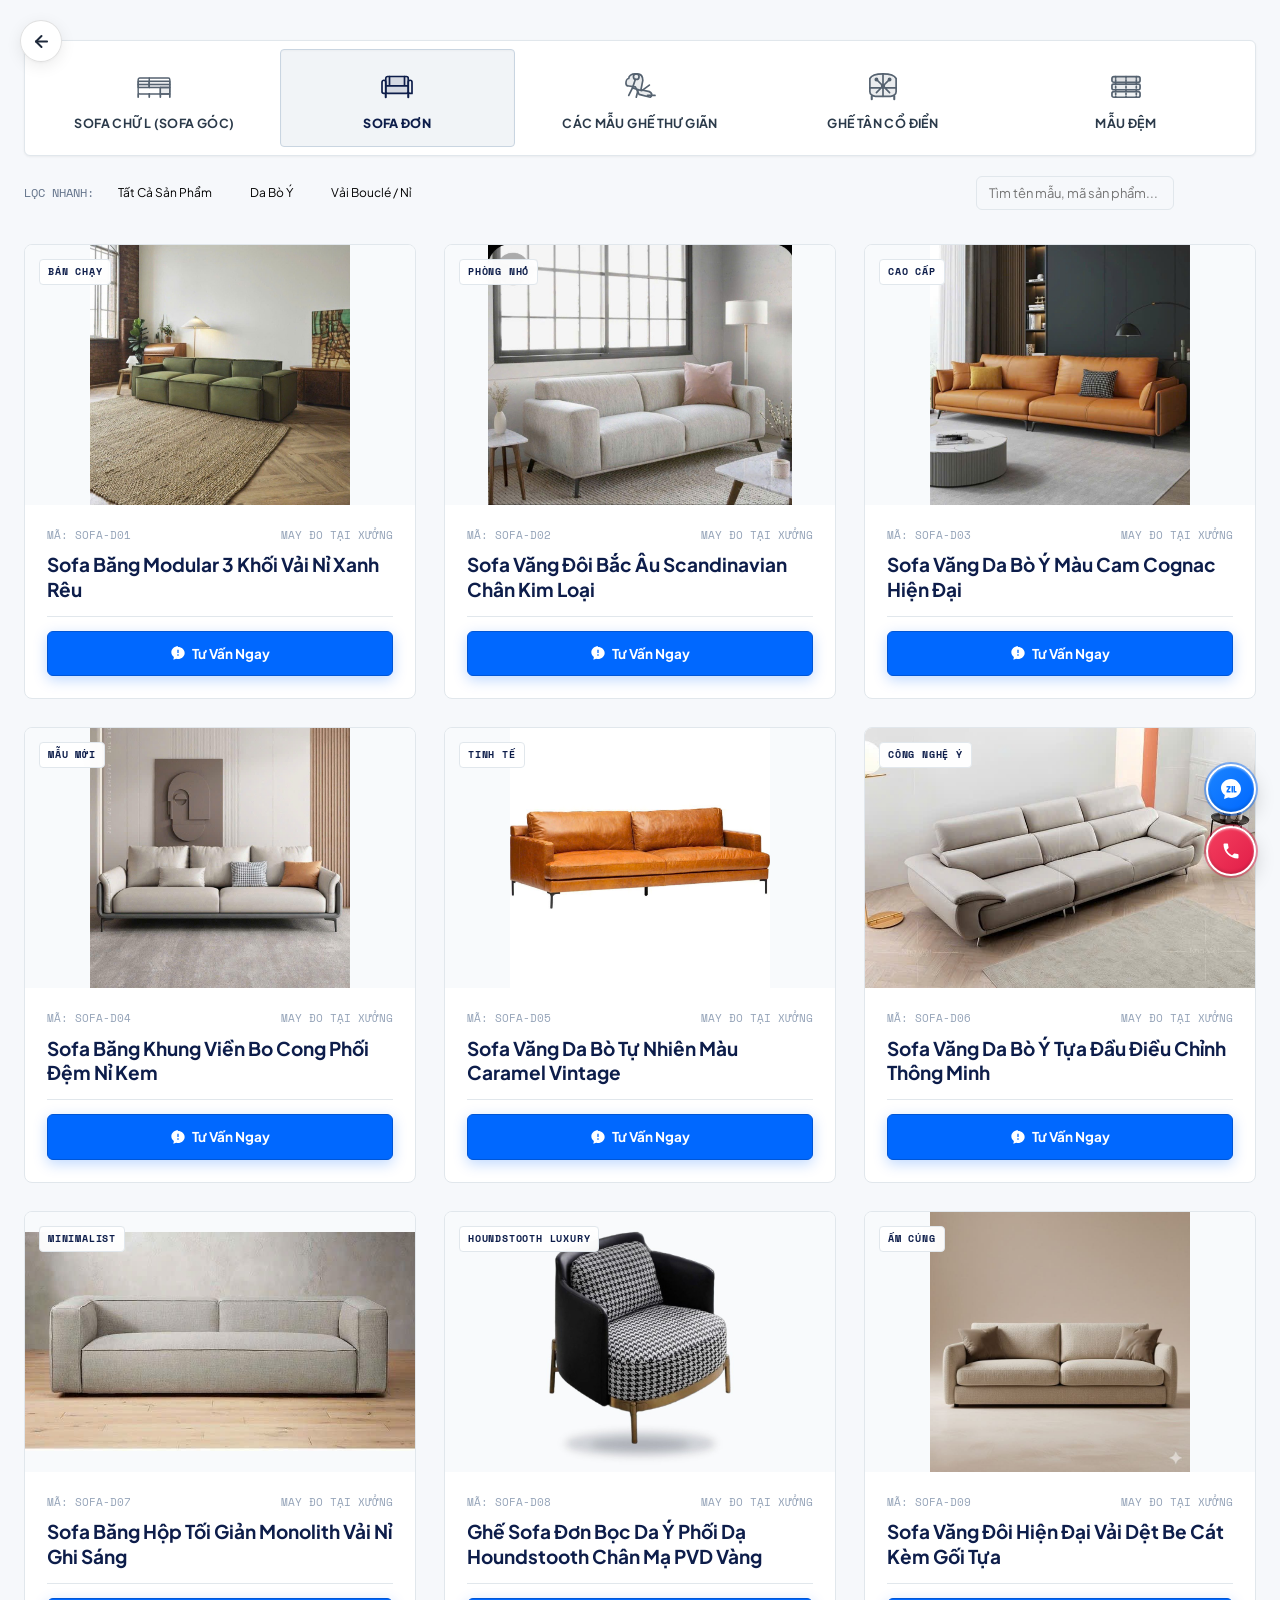
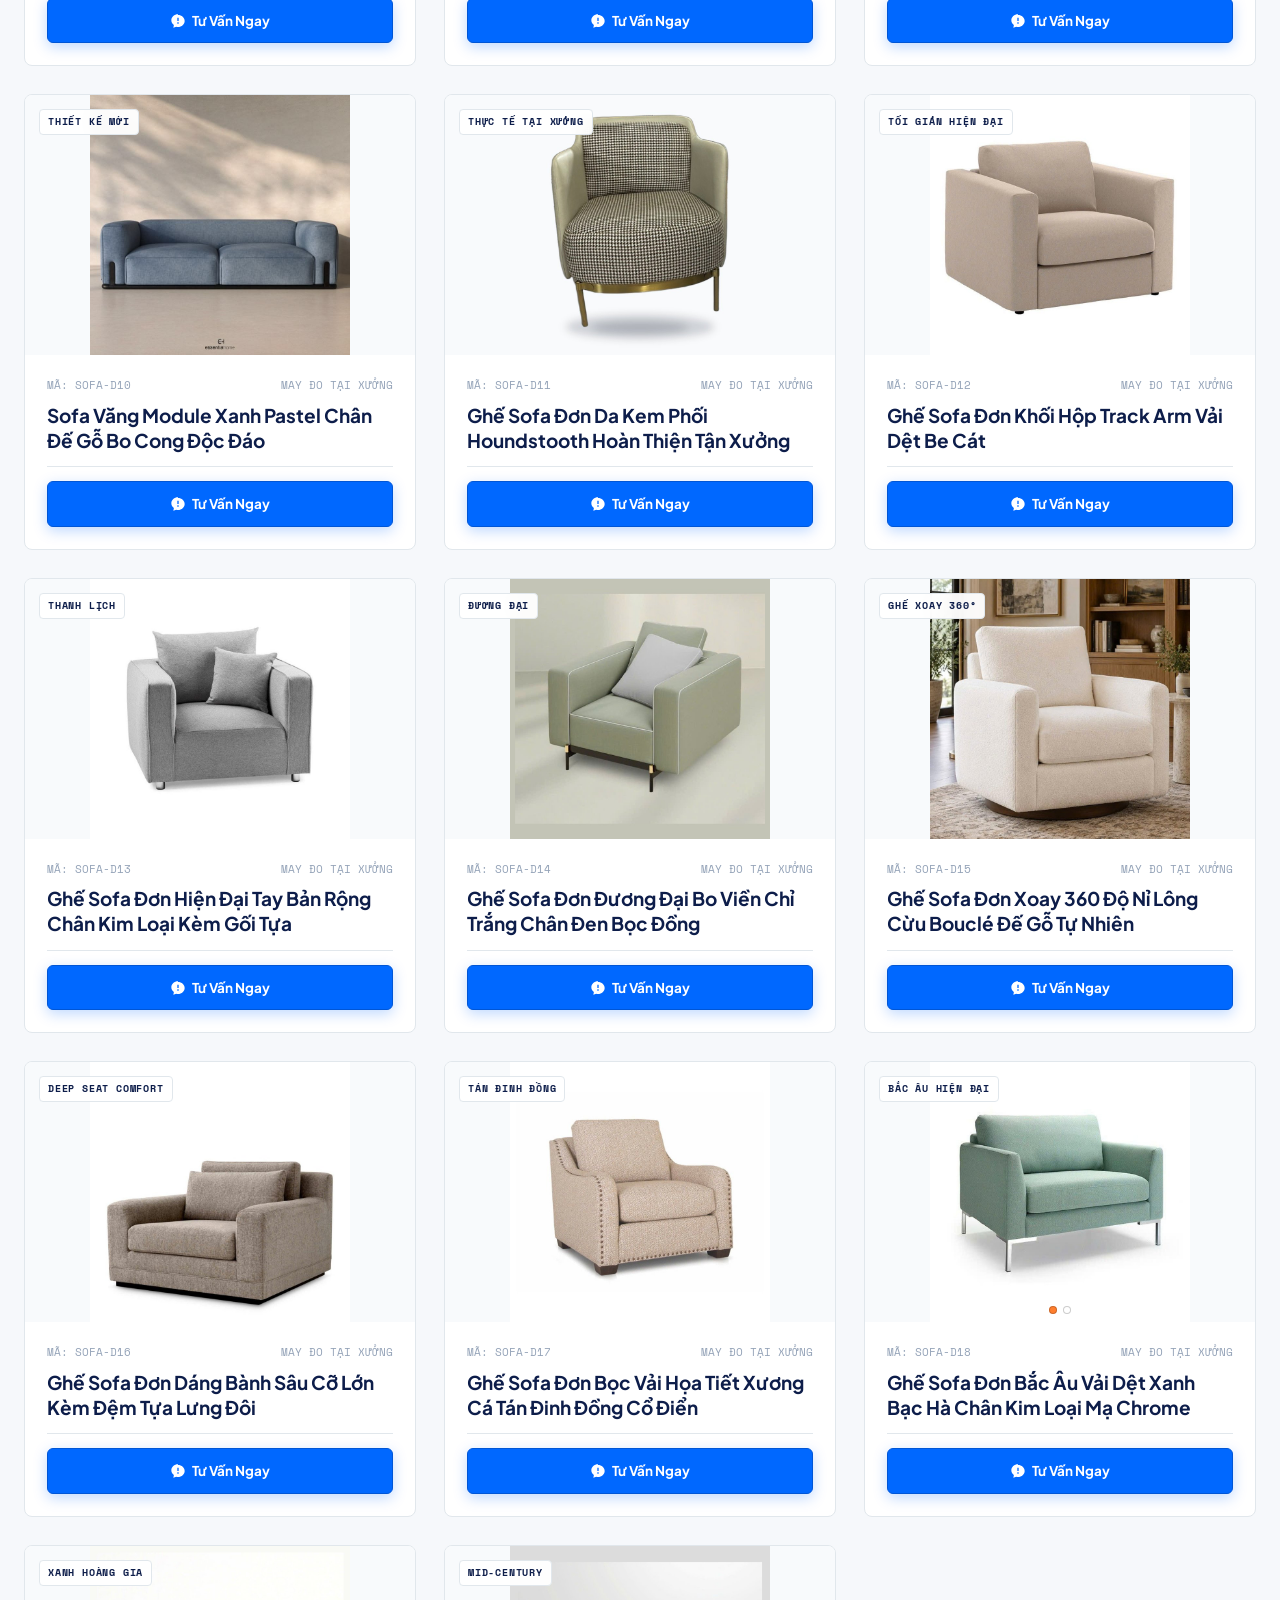
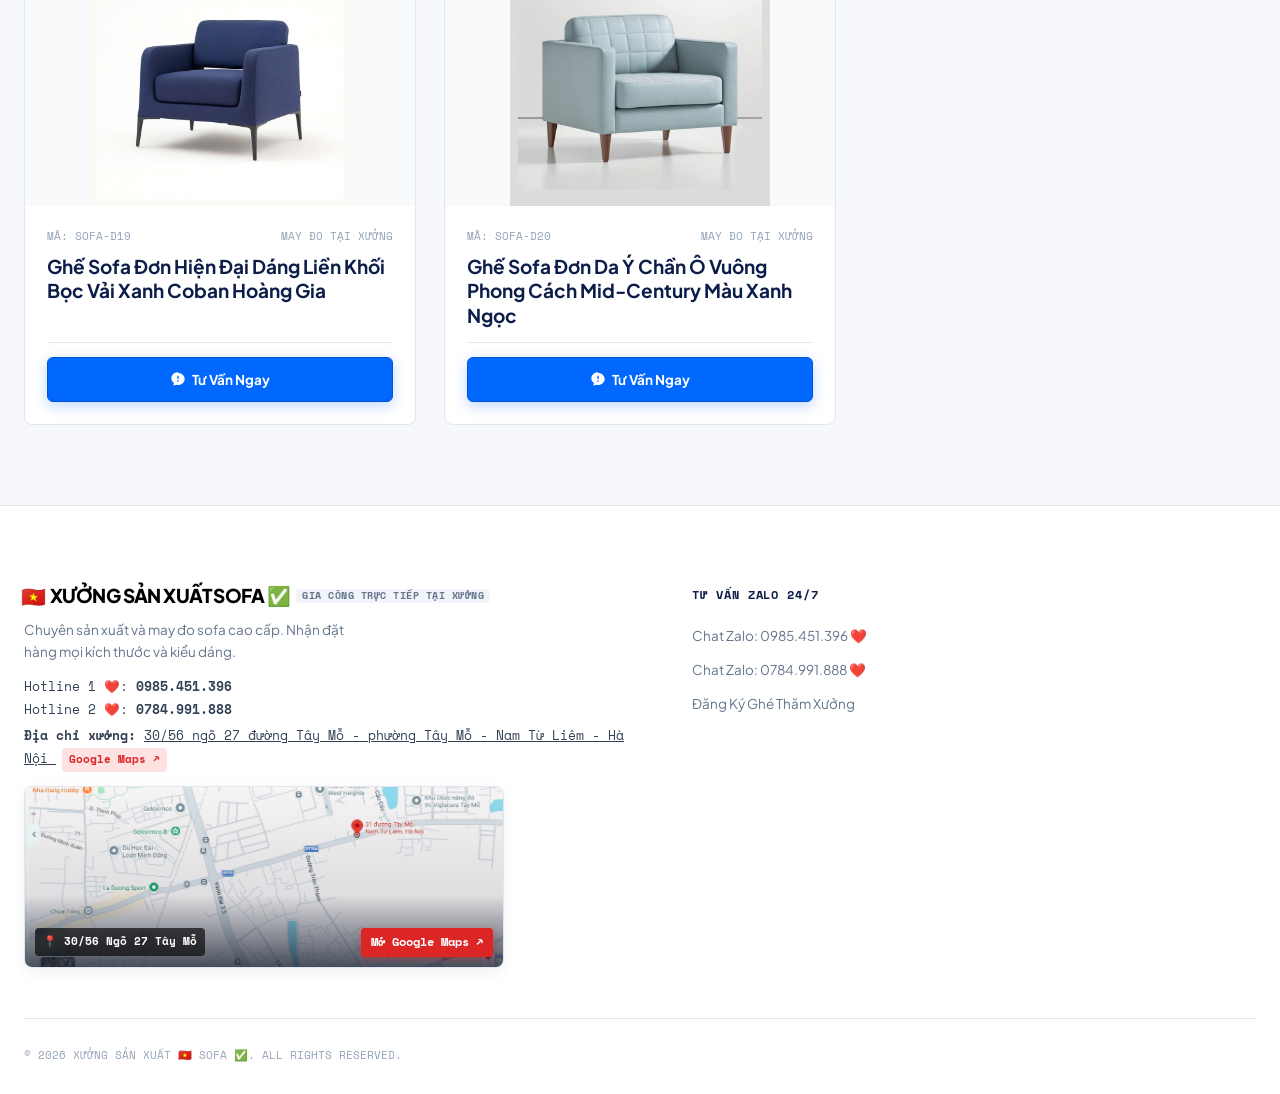
<file: products.html>
<!DOCTYPE html>
<html lang="vi">
<head>
  <meta charset="UTF-8">
  <meta name="viewport" content="width=device-width, initial-scale=1.0">
  <title>Bộ Sưu Tập Sofa | XƯỞNG SẢN XUẤT 🇻🇳 SOFA ✅ (0985.451.396 - 0784.991.888)</title>
  <meta name="description" content="Danh mục đầy đủ các mẫu Sofa chữ L (Sofa góc), Sofa đơn, Ghế thư giãn, Ghế tân cổ điển, và Mẫu đệm của XƯỞNG SẢN XUẤT 🇻🇳 SOFA ✅. Hotline: 0985.451.396 - 0784.991.888.">
  <link rel="stylesheet" href="assets/css/style.css?v=1793109019">
  <link rel="preconnect" href="https://fonts.googleapis.com">
  <link rel="preconnect" href="https://fonts.gstatic.com" crossorigin>
</head>
<body>
    <!-- Dấu Thoát Ra Ngoài Trang (Chỉ Biểu Tượng Gọn Gàng) -->
    <!-- Dấu Thoát Ra Ngoài Trang (Chỉ Biểu Tượng Gọn Gàng) -->
  <div class="page-exit-wrapper">
    <a href="index.html" class="page-exit-btn" onclick="handlePageExit(event)" title="Thoát ra ngoài">
      <svg width="19" height="19" viewBox="0 0 24 24" fill="none" stroke="currentColor" stroke-width="2.5" stroke-linecap="round" stroke-linejoin="round">
        <line x1="19" y1="12" x2="5" y2="12"></line>
        <polyline points="12 19 5 12 12 5"></polyline>
      </svg>
    </a>
  </div>

  <!-- Filter Section (Includes the 6-Category Bar) -->
  <section class="category-filter-section" style="padding-top: 40px;">
    <div class="ankar-category-bar" id="ankarCategoryBar"></div>
  </section>

  <!-- Filter & Search Toolbar -->
  <div style="max-width: 1360px; margin: 0 auto; padding: 0 24px 10px; display: flex; justify-content: space-between; align-items: center; flex-wrap: wrap; gap: 14px;">
    <div style="display: flex; gap: 10px; align-items: center;">
      <span style="font-family: var(--font-mono); font-size: 12px; color: var(--text-muted);">LỌC NHANH:</span>
      <button class="btn-ankar-secondary" id="btnFilterAll" style="padding: 6px 14px; font-size: 12px;">Tất Cả Sản Phẩm</button>
      <button class="btn-ankar-secondary" id="btnFilterLeather" style="padding: 6px 14px; font-size: 12px;">Da Bò Ý</button>
      <button class="btn-ankar-secondary" id="btnFilterFabric" style="padding: 6px 14px; font-size: 12px;">Vải Bouclé / Nỉ</button>
    </div>

    <div style="position: relative; width: 280px;">
      <input type="text" id="catalogSearchInput" class="form-control" placeholder="Tìm tên mẫu, mã sản phẩm..." style="padding: 8px 12px; font-size: 13px;">
    </div>
  </div>

  <!-- Products Grid -->
  <section class="products-grid-section">
    <div class="product-cards-container" id="productsGridContainer"></div>
  </section>

  <!-- Footer -->
  <footer class="ankar-footer">
    <div class="footer-container">
      <div class="footer-top-grid">
        <div class="footer-brand">
          <div class="ankar-logo">
            <div class="ankar-logo-symbol">🇻🇳</div>
            <div class="ankar-logo-text">
              XƯỞNG SẢN XUẤT SOFA ✅
              <span class="ankar-logo-sub">Gia Công Trực Tiếp Tại Xưởng</span>
            </div>
          </div>
          <p>
            Chuyên sản xuất và may đo sofa cao cấp. Nhận đặt hàng mọi kích thước và kiểu dáng.
          </p>
          <div style="margin-top: 14px; font-family: var(--font-mono); font-size: 12.5px; line-height: 1.8;">
            <div>Hotline 1 ❤️: <strong>0985.451.396</strong></div>
            <div>Hotline 2 ❤️: <strong>0784.991.888</strong></div>
            <div style="margin-top: 4px;">
              <strong>Địa chỉ xưởng:</strong> 
              <a href="https://www.google.com/maps/search/?api=1&query=30%2F56+ng%C3%B5+27+%C4%91%C6%B0%E1%BB%9Dng+T%C3%A2y+M%E1%BB%97%2C+T%C3%A2y+M%E1%BB%97%2C+Nam+T%E1%BB%AB+Li%C3%AAm%2C+H%C3%A0+N%E1%BB%99i" target="_blank" rel="noopener noreferrer" style="color: inherit; text-decoration: underline;" title="Bấm để mở chỉ đường Google Maps">
                30/56 ngõ 27 đường Tây Mỗ - phường Tây Mỗ - Nam Từ Liêm - Hà Nội
              </a>
              <a href="https://www.google.com/maps/search/?api=1&query=30%2F56+ng%C3%B5+27+%C4%91%C6%B0%E1%BB%9Dng+T%C3%A2y+M%E1%BB%97%2C+T%C3%A2y+M%E1%BB%97%2C+Nam+T%E1%BB%AB+Li%C3%AAm%2C+H%C3%A0+N%E1%BB%99i" target="_blank" rel="noopener noreferrer" style="display: inline-flex; align-items: center; gap: 4px; margin-left: 6px; padding: 2px 7px; background: #fee2e2; color: #dc2626; border-radius: 4px; font-size: 11px; font-weight: 700; text-decoration: none; vertical-align: middle;">
                Google Maps ↗
              </a>
            </div>
            <!-- Ảnh Bản Đồ Google Maps Dẫn Đường -->
            <div style="margin-top: 14px; max-width: 480px; border-radius: 8px; overflow: hidden; border: 1px solid var(--border-light); box-shadow: 0 4px 14px rgba(0,0,0,0.06); position: relative;">
              <a href="https://www.google.com/maps/search/?api=1&query=30%2F56+ng%C3%B5+27+%C4%91%C6%B0%E1%BB%9Dng+T%C3%A2y+M%E1%BB%97%2C+T%C3%A2y+M%E1%BB%97%2C+Nam+T%E1%BB%AB+Li%C3%AAm%2C+H%C3%A0+N%E1%BB%99i" target="_blank" rel="noopener noreferrer" style="display: block; position: relative; text-decoration: none;" title="Bấm vào để mở Google Maps chỉ đường đến xưởng">
                <img src="assets/images/google-maps-tay-mo.png" alt="Bản đồ vị trí Xưởng sản xuất sofa 30/56 ngõ 27 Tây Mỗ" style="width: 100%; height: 180px; object-fit: cover; display: block; transition: transform 0.3s ease;">
                <div style="position: absolute; inset: 0; background: linear-gradient(to top, rgba(15, 23, 42, 0.75) 0%, rgba(15, 23, 42, 0.1) 40%, transparent 100%); pointer-events: none;"></div>
                <div style="position: absolute; bottom: 10px; left: 10px; right: 10px; display: flex; align-items: center; justify-content: space-between; gap: 8px;">
                  <span style="font-size: 11px; font-weight: 600; color: #ffffff; background: rgba(0, 0, 0, 0.65); padding: 4px 8px; border-radius: 4px; backdrop-filter: blur(4px);">
                    📍 30/56 Ngõ 27 Tây Mỗ
                  </span>
                  <span style="font-size: 11.5px; font-weight: 700; color: #ffffff; background: #dc2626; padding: 4px 10px; border-radius: 4px; display: inline-flex; align-items: center; gap: 4px; box-shadow: 0 2px 6px rgba(220, 38, 38, 0.4);">
                    Mở Google Maps ↗
                  </span>
                </div>
              </a>
            </div>
          </div>
        </div>
        <div class="footer-col">
          <h5>Tư Vấn Zalo 24/7</h5>
          <ul>
            <li><a href="https://zalo.me/0985451396" target="_blank">Chat Zalo: 0985.451.396 ❤️</a></li>
            <li><a href="https://zalo.me/0784991888" target="_blank">Chat Zalo: 0784.991.888 ❤️</a></li>
            <li><a href="contact.html">Đăng Ký Ghé Thăm Xưởng</a></li>
          </ul>
        </div>
      </div>
      <div class="footer-bottom-bar">
        <div>© 2026 XƯỞNG SẢN XUẤT 🇻🇳 SOFA ✅. ALL RIGHTS RESERVED.</div>
      </div>
    </div>
  </footer>

  <!-- Floating Contact Corner (Chỉ 2 Icon Tròn Nổi 3D Tinh Gọn, Không Che Chữ) -->
  <div class="floating-contact-corner" id="floatingContactCorner">
    <a href="https://zalo.me/0985451396" target="_blank" rel="noopener noreferrer" class="floating-fab-item fab-zalo" title="Tư Vấn Zalo: 0985.451.396 ❤️">
      <div class="fab-icon-btn">
        <span class="fab-radar"></span>
        <svg width="24" height="24" viewBox="0 0 24 24" fill="currentColor">
          <path d="M12 2C6.48 2 2 6.03 2 11c0 2.87 1.5 5.43 3.84 7.03L5 22l4.24-1.41C10.15 20.84 11.06 21 12 21c5.52 0 10-4.03 10-9s-4.48-10-10-10zm-1.5 13.5h-3V14l2.16-3.5H7.5V9h4v1.5L9.34 14h2.16v1.5zm3.5 0h-1.5V9H14v6.5zm3.5 0h-3V9h1.5v5h1.5v1.5z"/>
        </svg>
      </div>
    </a>
    <a href="tel:0784991888" class="floating-fab-item fab-hotline" title="Gọi Hotline: 0784.991.888 ❤️">
      <div class="fab-icon-btn">
        <span class="fab-radar"></span>
        <svg width="20" height="20" viewBox="0 0 24 24" fill="currentColor">
          <path d="M6.62 10.79a15.053 15.053 0 006.59 6.59l2.2-2.2c.27-.27.67-.36 1.02-.24 1.12.37 2.33.57 3.57.57.55 0 1 .45 1 1V20c0 .55-.45 1-1 1-9.39 0-17-7.61-17-17 0-.55.45-1 1-1h3.5c.55 0 1 .45 1 1 0 1.25.2 2.45.57 3.57.11.35.03.74-.25 1.02l-2.2 2.2z"/>
        </svg>
      </div>
    </a>
  </div>

  <!-- Quick View Modal Popup -->
  <div class="modal-overlay" id="productModalOverlay">
    <div class="modal-card">
      <button class="modal-close-btn" id="modalCloseBtn">&times;</button>
      <div class="modal-inner-grid" id="modalContentPane"></div>
    </div>
  </div>

  <script src="assets/js/data.js?v=1793109019"></script>
  <script src="assets/js/main.js?v=1793109019"></script>
  <script>
    document.addEventListener("DOMContentLoaded", function () {
      const searchInput = document.getElementById("catalogSearchInput");
      const btnAll = document.getElementById("btnFilterAll");
      const btnLeather = document.getElementById("btnFilterLeather");
      const btnFabric = document.getElementById("btnFilterFabric");

      if (searchInput) {
        searchInput.addEventListener("input", function() {
          const val = this.value.toLowerCase().trim();
          const items = document.querySelectorAll(".sofa-product-card");
          items.forEach(card => {
            const text = card.innerText.toLowerCase();
            card.style.display = text.includes(val) ? "flex" : "none";
          });
        });
      }

      if (btnAll) {
        btnAll.addEventListener("click", () => {
          document.querySelectorAll(".ankar-category-item").forEach(el => el.classList.remove("active"));
          const firstCat = document.querySelector(".ankar-category-item");
          if (firstCat) {
            firstCat.classList.add("active");
            firstCat.click();
          }
        });
      }

      if (btnLeather) {
        btnLeather.addEventListener("click", () => {
          const cards = document.querySelectorAll(".sofa-product-card");
          cards.forEach(card => {
            card.style.display = card.innerText.includes("Da") ? "flex" : "none";
          });
        });
      }

      if (btnFabric) {
        btnFabric.addEventListener("click", () => {
          const cards = document.querySelectorAll(".sofa-product-card");
          cards.forEach(card => {
            card.style.display = (card.innerText.includes("Vải") || card.innerText.includes("Nỉ") || card.innerText.includes("Bouclé")) ? "flex" : "none";
          });
        });
      }
    });
  </script>
</body>
</html>
</file>
<file: ban-tach-rieng-cac-file/style.css>
/* ===================================================
   VARIABLES & PALETTE (Soft Pastel Romantic Pink)
   =================================================== */
:root {
  --primary-pink: #ff6b8b;
  --soft-pink: #ffd3db;
  --blush-pink: #ff7597;
  --deep-rose: #ff2a5f;
  --heart-red: #ff1a53;
  --glow-pink: rgba(255, 107, 139, 0.55);
  --glass-bg: rgba(20, 16, 25, 0.72);
  --glass-border: rgba(255, 180, 205, 0.25);
  --text-dark: #ffffff;
  --text-soft: #f3c2cf;
  --font-body: 'Quicksand', -apple-system, BlinkMacSystemFont, 'Segoe UI', Roboto, sans-serif;
  --font-serif: 'Playfair Display', Georgia, serif;
  --font-script: 'Alex Brush', 'Dancing Script', cursive;
}

* {
  margin: 0;
  padding: 0;
  box-sizing: border-box;
  -webkit-tap-highlight-color: transparent;
  user-select: none;
}

html, body {
  width: 100%;
  height: 100%;
  min-height: 100vh;
  min-height: 100dvh;
  margin: 0;
  padding: 0;
  overflow: hidden;
  background: radial-gradient(circle at 50% 35%, #180b14 0%, #0d070c 50%, #050205 100%);
  font-family: var(--font-body);
  color: var(--text-dark);
  position: relative;
  touch-action: manipulation;
  -webkit-touch-callout: none;
}

/* Safe area insets for notches & home bars */
body {
  padding-top: env(safe-area-inset-top);
  padding-bottom: env(safe-area-inset-bottom);
  padding-left: env(safe-area-inset-left);
  padding-right: env(safe-area-inset-right);
}

/* MASTER WRAPPER */
.experience-wrapper {
  position: relative;
  width: 100%;
  height: 100%;
  min-height: 100vh;
  min-height: 100dvh;
  overflow: hidden;
  transition: transform 0.35s cubic-bezier(0.16, 1, 0.3, 1);
}

/* Background canvas for ambient petals & floating dust */
#bg-canvas {
  position: absolute;
  top: 0;
  left: 0;
  width: 100%;
  height: 100%;
  z-index: 1;
  pointer-events: none;
}

/* Climax heart filling canvas */
#heart-canvas {
  position: absolute;
  top: 0;
  left: 0;
  width: 100%;
  height: 100%;
  z-index: 2;
  pointer-events: none;
}

/* ===================================================
   FLOATING MUSIC BUTTON (Góc trên bên phải)
   =================================================== */
.music-btn {
  position: fixed;
  top: max(16px, env(safe-area-inset-top) + 12px);
  right: max(16px, env(safe-area-inset-right) + 12px);
  z-index: 100;
  width: 44px;
  height: 44px;
  border-radius: 50%;
  background: rgba(30, 20, 32, 0.85);
  backdrop-filter: blur(12px);
  -webkit-backdrop-filter: blur(12px);
  border: 1.5px solid rgba(255, 107, 139, 0.4);
  box-shadow: 0 4px 20px rgba(0, 0, 0, 0.5), 0 0 15px rgba(255, 107, 139, 0.3);
  display: flex;
  align-items: center;
  justify-content: center;
  cursor: pointer;
  transition: all 0.3s ease;
}

.music-btn:hover {
  transform: scale(1.08);
  box-shadow: 0 6px 25px rgba(255, 107, 139, 0.5);
}

.music-icon {
  font-size: 1.25rem;
  display: inline-block;
  line-height: 1;
}

.music-icon.spinning {
  animation: rotateMusic 4s linear infinite;
}

@keyframes rotateMusic {
  from { transform: rotate(0deg); }
  to { transform: rotate(360deg); }
}

/* ===================================================
   APP CONTAINER & SCREEN VIEWS
   =================================================== */
.app-container {
  position: relative;
  width: 100%;
  height: 100%;
  z-index: 10;
  overflow: hidden;
}

.screen-view {
  position: absolute;
  top: 0;
  left: 0;
  width: 100%;
  height: 100%;
  display: flex;
  align-items: center;
  justify-content: center;
  padding: max(16px, env(safe-area-inset-top)) max(16px, env(safe-area-inset-right)) max(16px, env(safe-area-inset-bottom)) max(16px, env(safe-area-inset-left));
  opacity: 0;
  pointer-events: none;
  visibility: hidden;
  transition: opacity 1s cubic-bezier(0.25, 1, 0.5, 1), transform 1s cubic-bezier(0.25, 1, 0.5, 1);
  transform: scale(0.96);
  overflow: hidden;
}

.screen-view.active {
  opacity: 1;
  pointer-events: auto;
  visibility: visible;
  transform: scale(1);
}

/* Glass panel design */
.glass-panel {
  background: var(--glass-bg);
  backdrop-filter: blur(20px);
  -webkit-backdrop-filter: blur(20px);
  border: 1.5px solid var(--glass-border);
  border-radius: 28px;
  box-shadow: 0 20px 50px rgba(0, 0, 0, 0.6),
              0 0 30px rgba(255, 107, 139, 0.15),
              0 1px 2px rgba(255, 255, 255, 0.1) inset;
}

/* ===================================================
   STAGE 1: INTRO SCREEN
   =================================================== */
.intro-card {
  width: 92%;
  max-width: 420px;
  max-height: 90dvh;
  padding: clamp(24px, 4.5vh, 38px) clamp(16px, 4vw, 28px);
  text-align: center;
  display: flex;
  flex-direction: column;
  align-items: center;
  gap: clamp(10px, 2vh, 16px);
  animation: floatCard 6s ease-in-out infinite;
}

@keyframes floatCard {
  0%, 100% { transform: translateY(0); }
  50% { transform: translateY(-8px); }
}

.intro-avatar-wrapper {
  position: relative;
  width: clamp(105px, 26vw, 130px);
  height: clamp(105px, 26vw, 130px);
  margin-bottom: 4px;
}

.avatar-glow-ring {
  position: absolute;
  top: -6px;
  left: -6px;
  right: -6px;
  bottom: -6px;
  border-radius: 50%;
  background: conic-gradient(from 0deg, #ff9a9e, #ff4d79, #ff758c, #ff9a9e);
  filter: blur(8px);
  opacity: 0.9;
  animation: rotateMusic 6s linear infinite;
}

.intro-avatar-img {
  position: relative;
  width: 100%;
  height: 100%;
  border-radius: 50%;
  object-fit: cover;
  border: 3.5px solid rgba(255, 255, 255, 0.9);
  box-shadow: 0 8px 30px rgba(255, 77, 121, 0.4);
  background: #1a1018;
  z-index: 2;
}

.avatar-badge {
  position: absolute;
  bottom: -4px;
  right: 0px;
  z-index: 3;
  background: linear-gradient(135deg, #ff477e, #ff1a53);
  color: #fff;
  font-size: 0.72rem;
  font-weight: 700;
  letter-spacing: 0.5px;
  padding: 4px 10px;
  border-radius: 12px;
  border: 2px solid #fff;
  box-shadow: 0 4px 12px rgba(255, 26, 83, 0.5);
}

.intro-title {
  font-family: var(--font-serif);
  font-size: clamp(1.75rem, 5.5vw, 2.15rem);
  font-weight: 700;
  background: linear-gradient(135deg, #ffffff, #ffd0dc, #ff8da1);
  -webkit-background-clip: text;
  -webkit-text-fill-color: transparent;
  line-height: 1.2;
}

.intro-subtitle {
  font-size: clamp(0.85rem, 3.2vw, 0.95rem);
  color: var(--text-soft);
  line-height: 1.5;
  max-width: 320px;
  font-weight: 500;
}

.start-btn {
  position: relative;
  margin-top: 10px;
  padding: 14px 34px;
  background: linear-gradient(135deg, #ff6584, #ff4371);
  color: #fff;
  border: none;
  border-radius: 40px;
  font-size: 1.02rem;
  font-weight: 600;
  font-family: var(--font-body);
  display: flex;
  align-items: center;
  gap: 10px;
  cursor: pointer;
  box-shadow: 0 10px 25px rgba(255, 67, 113, 0.42);
  transition: all 0.3s cubic-bezier(0.175, 0.885, 0.32, 1.275);
}

.start-btn:hover, .start-btn:active {
  transform: scale(1.05);
  box-shadow: 0 14px 30px rgba(255, 67, 113, 0.55);
}

.btn-heart {
  font-size: 1.2rem;
  animation: heartPulse 1.4s ease-in-out infinite;
}

.pulse-ring {
  position: absolute;
  top: -4px;
  left: -4px;
  right: -4px;
  bottom: -4px;
  border-radius: 44px;
  border: 2px solid rgba(255, 101, 132, 0.6);
  animation: pulseOut 2s ease-out infinite;
}

@keyframes pulseOut {
  0% { transform: scale(1); opacity: 0.9; }
  100% { transform: scale(1.18); opacity: 0; }
}

@keyframes heartPulse {
  0%, 100% { transform: scale(1); }
  50% { transform: scale(1.28); }
}

/* ===================================================
   STAGE 2: STORYTELLING SCREEN (Màn hình dọc cảm xúc)
   =================================================== */
.story-layout {
  width: 100%;
  max-width: 860px;
  display: flex;
  flex-direction: column;
  align-items: center;
  justify-content: center;
  margin: 0 auto;
  padding: 0 16px;
}

.story-photo-wrapper {
  display: flex;
  flex-direction: column;
  align-items: center;
  animation: gentleSway 7s ease-in-out infinite alternate;
}

@keyframes gentleSway {
  0% { transform: rotate(-1.5deg) translateY(0); }
  100% { transform: rotate(1.5deg) translateY(-6px); }
}

.photo-card-frame {
  position: relative;
  width: 170px;
  height: 170px;
  background: rgba(30, 20, 32, 0.85);
  padding: 8px 8px 14px 8px;
  border-radius: 16px;
  box-shadow: 0 16px 40px rgba(0, 0, 0, 0.7), 0 0 25px rgba(255, 71, 126, 0.3);
  border: 1px solid rgba(255, 180, 205, 0.35);
}

.photo-glow {
  position: absolute;
  top: -4px;
  left: -4px;
  right: -4px;
  bottom: -4px;
  border-radius: 20px;
  background: radial-gradient(circle, rgba(255, 107, 139, 0.4) 0%, transparent 70%);
  z-index: 0;
  pointer-events: none;
}

.story-photo-img {
  position: relative;
  width: 100%;
  height: 100%;
  border-radius: 10px;
  object-fit: cover;
  z-index: 1;
}

.photo-tape {
  position: absolute;
  top: -10px;
  left: 50%;
  transform: translateX(-50%);
  width: 60px;
  height: 18px;
  background: rgba(255, 180, 200, 0.25);
  backdrop-filter: blur(8px);
  border: 1px dashed rgba(255, 180, 205, 0.6);
  box-shadow: 0 2px 8px rgba(0,0,0,0.3);
  z-index: 2;
}

.photo-caption {
  margin-top: 10px;
  font-family: var(--font-serif);
  font-size: 0.95rem;
  color: #ffdce5;
  font-weight: 600;
  letter-spacing: 0.5px;
  text-shadow: 0 2px 8px rgba(0,0,0,0.6);
}

.story-message-container {
  width: 100%;
  max-width: 900px;
  display: flex;
  align-items: center;
  justify-content: center;
  text-align: center;
  background: transparent !important;
  border: none !important;
  box-shadow: none !important;
  backdrop-filter: none !important;
  -webkit-backdrop-filter: none !important;
}

.letter-card {
  padding: 28px 32px;
  min-height: 190px;
  display: flex;
  flex-direction: column;
  justify-content: space-between;
  position: relative;
  border-radius: 26px;
  background: rgba(18, 12, 22, 0.78);
  border: 1px solid rgba(255, 180, 205, 0.28);
  box-shadow: 0 20px 50px rgba(0, 0, 0, 0.7), 0 0 30px rgba(255, 77, 121, 0.2);
  transition: all 0.6s ease;
}

.letter-header {
  display: flex;
  align-items: center;
  gap: 10px;
  margin-bottom: 14px;
  border-bottom: 1px solid rgba(255, 180, 205, 0.2);
  padding-bottom: 10px;
}

.letter-feather {
  font-size: 1.1rem;
  filter: drop-shadow(0 0 6px rgba(255, 107, 139, 0.6));
}

.letter-tag {
  font-size: 0.82rem;
  font-weight: 600;
  color: #ff9cb3;
  letter-spacing: 1.2px;
  text-transform: uppercase;
}

.story-dots {
  margin-left: auto;
  display: flex;
  gap: 6px;
}

.story-dots .dot {
  width: 7px;
  height: 7px;
  border-radius: 50%;
  background: rgba(255, 255, 255, 0.25);
  transition: all 0.5s ease;
}

.story-dots .dot.active {
  background: #ff477e;
  width: 18px;
  border-radius: 10px;
  box-shadow: 0 0 10px #ff477e;
}

.poem-display-area {
  flex: 1;
  display: flex;
  align-items: center;
  justify-content: center;
  position: relative;
  padding: 8px 16px;
  min-height: 95px;
}

.narration-card {
  padding: 16px 20px;
  min-height: 150px;
  display: flex;
  align-items: center;
  justify-content: center;
  position: relative;
  background: transparent;
  border: none;
  backdrop-filter: none;
  -webkit-backdrop-filter: none;
  box-shadow: none;
}

.narration-display-area {
  width: 100%;
  display: flex;
  align-items: center;
  justify-content: center;
  text-align: center;
}

.narrative-text {
  font-family: var(--font-serif);
  font-size: 2.35rem;
  line-height: 1.85;
  color: #ffffff;
  text-shadow: 0 4px 30px rgba(0, 0, 0, 0.98),
               0 2px 10px rgba(0, 0, 0, 0.9),
               0 0 35px rgba(255, 180, 205, 0.6),
               0 0 12px rgba(255, 255, 255, 0.9);
  letter-spacing: 0.6px;
  font-weight: 600;
  text-align: center;
  min-height: 2.2em;
}

/* Từng dòng/cả câu xuất hiện nguyên vẹn từ mờ sương (blur) sang rõ dần (clear) */
.narrative-line {
  display: block;
  margin: 6px 0;
  opacity: 0;
  transform: translateY(8px);
  filter: blur(8px);
  transition: opacity 1200ms cubic-bezier(0.16, 1, 0.3, 1),
              transform 1200ms cubic-bezier(0.16, 1, 0.3, 1),
              filter 1200ms cubic-bezier(0.16, 1, 0.3, 1);
}

.narrative-line.revealed {
  opacity: 1;
  transform: translateY(0);
  filter: blur(0);
}

.narrative-line.fade-out {
  opacity: 0;
  transform: translateY(-8px);
  filter: blur(6px);
  transition: opacity 800ms cubic-bezier(0.25, 1, 0.5, 1),
              transform 800ms cubic-bezier(0.25, 1, 0.5, 1),
              filter 800ms cubic-bezier(0.25, 1, 0.5, 1);
}

/* ===================================================
   STAGE 3: CLIMAX SCREEN (EXACT SPECIFICATION)
   =================================================== */
#climax-screen {
  overflow: hidden;
}

.proposal-wrapper {
  position: absolute;
  top: 50%;
  left: 50%;
  transform: translate(-50%, -50%);
  width: 90%;
  max-width: 520px;
  text-align: center;
  z-index: 15;
  pointer-events: auto;
}

.proposal-box {
  padding: 10px 16px;
  display: flex;
  flex-direction: column;
  align-items: center;
  justify-content: center;
  gap: 12px;
}

/* Bước 3: "Phương Anh..." hiển thị nhỏ và nhẹ */
.final-lead-name {
  font-family: var(--font-body);
  font-size: 1.05rem;
  font-weight: 600;
  color: #ffdbe4;
  letter-spacing: 1.8px;
  text-shadow: 0 2px 8px rgba(0, 0, 0, 0.8), 0 0 15px rgba(255, 107, 139, 0.5);
  opacity: 0;
  transform: translateY(6px);
  transition: opacity 1000ms ease, transform 1000ms ease;
}

.final-lead-name.show {
  opacity: 1;
  transform: translateY(0);
}

.final-proposal-text {
  font-family: 'Dancing Script', 'Alex Brush', cursive;
  font-size: 2.75rem;
  font-weight: 700;
  color: #ffffff;
  line-height: 1.35;
  letter-spacing: 1px;
  text-shadow: 0 0 25px rgba(255, 255, 255, 1),
               0 0 15px rgba(255, 215, 225, 0.9),
               0 4px 20px rgba(0, 0, 0, 0.9);
  display: flex;
  align-items: center;
  justify-content: center;
  gap: 10px;
  flex-wrap: wrap;
  text-align: center;
  max-width: 92vw;
  margin: 0 auto;
}

.prop-main-line {
  display: inline-block;
  opacity: 0;
  transform: translateY(12px) scale(0.95);
  filter: blur(8px);
  transition: opacity 1200ms cubic-bezier(0.16, 1, 0.3, 1),
              transform 1200ms cubic-bezier(0.16, 1, 0.3, 1),
              filter 1200ms cubic-bezier(0.16, 1, 0.3, 1);
}

.prop-main-line.revealed {
  opacity: 1;
  transform: translateY(0) scale(1);
  filter: blur(0);
}

.prop-heart-icon {
  display: inline-block;
  font-size: 2.2rem;
  opacity: 0;
  transform: scale(0.5);
  transition: opacity 800ms ease, transform 800ms cubic-bezier(0.175, 0.885, 0.32, 1.275);
}

.prop-heart-icon.revealed {
  opacity: 1;
  transform: scale(1);
  animation: heartPulse 1.8s infinite ease-in-out 0.8s;
}

@keyframes glowPulse {
  0% {
    text-shadow: 0 0 18px rgba(255, 255, 255, 0.9),
                 0 4px 16px rgba(0, 0, 0, 0.7);
  }
  100% {
    text-shadow: 0 0 32px rgba(255, 255, 255, 1),
                 0 0 10px rgba(255, 220, 230, 0.9),
                 0 6px 24px rgba(0, 0, 0, 0.85);
  }
}

.proposal-actions {
  margin-top: 18px;
  display: flex;
  gap: 16px;
  justify-content: center;
  flex-wrap: wrap;
  opacity: 0;
  pointer-events: none;
  transform: translateY(15px);
  transition: opacity 1000ms cubic-bezier(0.16, 1, 0.3, 1), transform 1000ms cubic-bezier(0.16, 1, 0.3, 1);
}

.proposal-actions.show {
  opacity: 1;
  pointer-events: auto;
  transform: translateY(0);
}

.choice-btn {
  padding: 12px 28px;
  border-radius: 30px;
  font-size: 1rem;
  font-weight: 700;
  font-family: var(--font-body);
  cursor: pointer;
  border: none;
  transition: all 0.3s cubic-bezier(0.175, 0.885, 0.32, 1.275);
}

.agree-btn {
  background: #ffffff;
  color: #e0245e;
  box-shadow: 0 8px 25px rgba(255, 255, 255, 0.5), 0 4px 15px rgba(180, 20, 60, 0.4);
}

.agree-btn:hover, .agree-btn:active {
  transform: scale(1.08);
  box-shadow: 0 12px 30px rgba(255, 255, 255, 0.8), 0 6px 20px rgba(180, 20, 60, 0.5);
}

.shy-btn {
  background: rgba(255, 255, 255, 0.3);
  backdrop-filter: blur(10px);
  color: #ffffff;
  border: 1.5px solid rgba(255, 255, 255, 0.8);
  box-shadow: 0 4px 15px rgba(0,0,0,0.15);
}

.shy-btn:hover, .shy-btn:active {
  transform: scale(1.05);
  background: rgba(255, 255, 255, 0.45);
}

.accepted-message {
  margin-top: 14px;
  padding: 14px 20px;
  background: rgba(255, 255, 255, 0.25);
  backdrop-filter: blur(12px);
  border-radius: 20px;
  border: 1px solid rgba(255, 255, 255, 0.6);
  animation: fadeInPop 0.8s cubic-bezier(0.16, 1, 0.3, 1) forwards;
}

@keyframes fadeInPop {
  0% { opacity: 0; transform: scale(0.9); }
  100% { opacity: 1; transform: scale(1); }
}

.sweet-quote {
  font-family: var(--font-body);
  font-size: 0.95rem;
  color: #ffffff;
  font-style: italic;
  line-height: 1.5;
  text-shadow: 0 2px 8px rgba(160, 10, 50, 0.6);
}

.couple-tag {
  display: block;
  margin-top: 8px;
  font-weight: 700;
  font-size: 0.85rem;
  color: #fff;
  letter-spacing: 0.5px;
  text-shadow: 0 2px 6px rgba(160, 10, 50, 0.6);
}

.hide {
  display: none !important;
}

/* ===================================================
   RESPONSIVE DESIGN (Tối ưu chuẩn xem dọc cho mọi dòng điện thoại)
   =================================================== */

/* --- 1. MOBILE PHONES (iPhone 11-16, Samsung Galaxy, Xiaomi...) --- */
@media (max-width: 768px) {
  .screen-view {
    padding: max(16px, env(safe-area-inset-top)) max(14px, env(safe-area-inset-right)) max(16px, env(safe-area-inset-bottom)) max(14px, env(safe-area-inset-left));
  }

  .intro-card {
    width: 92%;
    max-width: 390px;
    padding: clamp(26px, 5vh, 36px) clamp(16px, 4vw, 24px);
    gap: clamp(12px, 2.2vh, 16px);
  }

  .intro-avatar-wrapper {
    width: clamp(105px, 28vw, 125px);
    height: clamp(105px, 28vw, 125px);
  }

  .intro-title {
    font-size: clamp(1.75rem, 6vw, 2.1rem);
  }

  .intro-subtitle {
    font-size: clamp(0.85rem, 3.2vw, 0.95rem);
    line-height: 1.5;
  }

  .start-btn {
    padding: 12px 24px;
    font-size: clamp(0.92rem, 3.5vw, 1.02rem);
    min-height: 48px;
  }

  .story-layout {
    width: 100%;
    padding: 0 16px;
  }

  .story-message-container {
    width: 100%;
    max-width: 95vw;
  }

  .narrative-text {
    font-size: clamp(1.48rem, 5.2vw, 1.95rem);
    line-height: 1.75;
    letter-spacing: 0.4px;
  }

  .proposal-wrapper {
    width: 94%;
    max-width: 440px;
  }

  .final-lead-name {
    font-size: 1.25rem;
  }

  .final-proposal-text {
    font-size: clamp(1.65rem, 6.2vw, 2.15rem);
    gap: 6px;
    line-height: 1.3;
  }

  .proposal-actions {
    gap: 10px;
    flex-wrap: wrap;
    justify-content: center;
  }

  .choice-btn {
    padding: 11px 22px;
    font-size: 0.95rem;
    min-width: 135px;
    min-height: 44px;
  }
}

/* --- 2. SMALL PHONES (iPhone SE, iPhone mini, máy nhỏ <= 380px) --- */
@media (max-width: 380px) {
  .intro-card {
    padding: 22px 14px;
    gap: 10px;
  }

  .intro-avatar-wrapper {
    width: 95px;
    height: 95px;
  }

  .intro-title {
    font-size: 1.65rem;
  }

  .intro-subtitle {
    font-size: 0.82rem;
  }

  .start-btn {
    padding: 10px 20px;
    font-size: 0.88rem;
    min-height: 42px;
  }

  .narrative-text {
    font-size: 1.35rem;
    line-height: 1.6;
  }

  .final-proposal-text {
    font-size: 1.55rem;
  }

  .choice-btn {
    padding: 9px 16px;
    font-size: 0.86rem;
    min-width: 120px;
    min-height: 40px;
  }
}
</file>
<file: assets/css/style.css>
/* ==========================================================================
   ANKAR ATELIER - LUXURY SOFA & BESPOKE LIVING
   Design System Inspired by ankar.ai (Precision, Minimalist & Architectural)
   ========================================================================== */

@import url('https://fonts.googleapis.com/css2?family=EB+Garamond:ital,wght@0,400..700;1,400..700&family=Plus+Jakarta+Sans:wght@300;400;500;600;700&family=Space+Mono:ital,wght@0,400;0,700;1,400&display=swap');

:root {
  /* Ankar Color Tokens */
  --bg-page: #f6f8fb;
  --bg-card: #ffffff;
  --bg-muted: #eef2f6;
  --bg-dark: #0a1128;
  --bg-subtle: #f0f4f8;

  --border-light: #e1e7ec;
  --border-hairline: rgba(13, 29, 74, 0.12);
  --border-active: #0d1d4a;

  --text-main: #0d1d4a;
  --text-body: #334155;
  --text-muted: #64748b;
  --text-light: #94a3b8;
  --text-on-dark: #ffffff;

  --accent-orange: #ff7e2e;
  --accent-amber: #d97706;
  --accent-cognac: #9a5b32;
  --accent-navy: #182553;

  /* Typography */
  --font-sans: 'Plus Jakarta Sans', -apple-system, BlinkMacSystemFont, sans-serif;
  --font-serif: 'EB Garamond', Georgia, serif;
  --font-mono: 'Space Mono', 'Fragment Mono', monospace;

  /* Transitions & Shadows */
  --shadow-subtle: 0 1px 3px rgba(0, 0, 0, 0.04), 0 1px 2px rgba(0, 0, 0, 0.02);
  --shadow-card: 0 10px 30px -10px rgba(13, 29, 74, 0.07);
  --shadow-pop: 0 20px 45px -15px rgba(13, 29, 74, 0.15);
  --ease-ankar: cubic-bezier(0.16, 1, 0.3, 1);
}

/* Reset & Global Base */
*, *::before, *::after {
  box-sizing: border-box;
  margin: 0;
  padding: 0;
}

html {
  scroll-behavior: smooth;
  -webkit-font-smoothing: antialiased;
  -moz-osx-font-smoothing: grayscale;
}

body {
  background-color: var(--bg-page);
  color: var(--text-body);
  font-family: var(--font-sans);
  font-size: 15px;
  line-height: 1.6;
  overflow-x: hidden;
}

a {
  color: inherit;
  text-decoration: none;
}

img {
  max-width: 100%;
  height: auto;
  display: block;
}

button {
  font-family: inherit;
  cursor: pointer;
  border: none;
  background: none;
}

/* Ankar Typography Utility */
.font-mono {
  font-family: var(--font-mono);
  letter-spacing: -0.01em;
}

.font-serif {
  font-family: var(--font-serif);
}

.font-sans {
  font-family: var(--font-sans);
}

.label-pill {
  font-family: var(--font-mono);
  font-size: 11px;
  text-transform: uppercase;
  letter-spacing: 0.08em;
  padding: 4px 10px;
  border-radius: 9999px;
  background: var(--bg-muted);
  color: var(--text-main);
  border: 1px solid var(--border-light);
  display: inline-flex;
  align-items: center;
  gap: 6px;
  width: fit-content;
}

.label-pill .dot {
  width: 6px;
  height: 6px;
  border-radius: 50%;
  background: var(--accent-orange);
}

/* ==========================================================================
   FLOATING PILL NAVBAR (CLONE Y CHANG THEO ẢNH ANKAR.AI)
   ========================================================================== */
.ankar-nav-wrapper {
  position: sticky;
  top: 14px;
  z-index: 1000;
  width: 100%;
  padding: 0 20px;
  background: transparent;
  transition: all 0.3s ease;
}

.ankar-nav-container {
  max-width: 1240px;
  margin: 0 auto;
  padding: 6px 8px 6px 24px;
  height: 56px;
  background: #ffffff;
  border-radius: 9999px; /* full capsule pill y hệt ảnh */
  border: 1px solid rgba(0, 0, 0, 0.08);
  box-shadow: 0 4px 20px rgba(0, 0, 0, 0.05), 0 1px 3px rgba(0, 0, 0, 0.02);
  display: flex;
  align-items: center;
  justify-content: space-between;
}

.ankar-logo {
  display: flex;
  align-items: center;
  gap: 8px;
  text-decoration: none;
  cursor: pointer;
}

.ankar-logo-symbol {
  width: 18px;
  height: 18px;
  display: flex;
  align-items: center;
  justify-content: center;
  color: #000000;
  font-weight: 900;
  font-size: 20px;
  line-height: 1;
}

.ankar-logo-text {
  font-family: var(--font-sans);
  font-weight: 800;
  font-size: 19px;
  letter-spacing: -0.03em;
  color: #000000;
  display: flex;
  align-items: center;
  gap: 6px;
  line-height: 1;
}

.ankar-logo-sub {
  font-family: var(--font-mono);
  font-size: 10px;
  letter-spacing: 0.05em;
  color: #64748b;
  text-transform: uppercase;
  background: #f1f5f9;
  padding: 2px 6px;
  border-radius: 4px;
  font-weight: 600;
}

.ankar-nav-links {
  display: flex;
  align-items: center;
  gap: 32px;
  list-style: none;
}

.ankar-nav-links a {
  font-family: var(--font-mono); /* Chuẩn font monospace theo ảnh */
  font-size: 13.5px;
  font-weight: 400;
  color: #262626;
  transition: color 0.2s ease;
  position: relative;
  padding: 6px 0;
  letter-spacing: -0.01em;
}

.ankar-nav-links a:hover,
.ankar-nav-links a.active {
  color: #000000;
  font-weight: 700;
}

.ankar-nav-links a.active::after {
  display: none;
}

.ankar-nav-actions {
  display: flex;
  align-items: center;
  gap: 12px;
}

/* Nút Book a Demo dạng viên thuốc bo tròn màu đen nguyên bản */
.btn-ankar-pill-action {
  font-family: var(--font-mono);
  font-size: 13px;
  font-weight: 500;
  padding: 10px 22px;
  border-radius: 9999px;
  background: #000000;
  color: #ffffff;
  display: inline-flex;
  align-items: center;
  justify-content: center;
  gap: 6px;
  text-decoration: none;
  transition: all 0.2s ease;
  border: 1px solid #000000;
  box-shadow: 0 2px 8px rgba(0, 0, 0, 0.12);
}

.btn-ankar-pill-action:hover {
  background: #262626;
  border-color: #262626;
  transform: scale(1.02);
}


.btn-ankar-primary:hover {
  background: #162a63;
  transform: translateY(-1px);
  box-shadow: 0 6px 18px rgba(13, 29, 74, 0.2);
}

/* Announcement Top Bar */
.top-notice-bar {
  background: var(--bg-dark);
  color: #cdd9e5;
  font-family: var(--font-mono);
  font-size: 11px;
  padding: 7px 20px;
  text-align: center;
  border-bottom: 1px solid rgba(255, 255, 255, 0.08);
  letter-spacing: 0.05em;
  display: flex;
  align-items: center;
  justify-content: center;
  gap: 12px;
}

.top-notice-bar span.accent {
  color: var(--accent-orange);
  font-weight: 700;
}

/* ==========================================================================
   ANKAR HERO SECTION (CLONE Y CHANG ẢNH ANKAR.AI VỚI ẢNH SOFA THỰC TẾ)
   ========================================================================== */
.hero-ankar-container {
  position: relative;
  width: 100%;
  min-height: 100vh;
  min-height: 100svh;
  display: flex;
  flex-direction: column;
  justify-content: space-between;
  background-color: #0c111a;
  background-image: url('../images/hero-luxury-sofa.webp');
  background-size: cover;
  background-position: center center;
  background-repeat: no-repeat;
  color: #ffffff;
  padding: 0 24px 28px;
  margin-top: -70px; /* Bắt đầu từ mép trên cùng của màn hình dưới thanh navbar */
  padding-top: 88px;
  overflow: hidden;
}

/* Lớp phủ điện ảnh tinh tế bảo đảm chữ trắng nổi bật nhưng vẫn tôn trọn vẻ đẹp của bộ sofa phòng khách */
.hero-ankar-container::before {
  content: '';
  position: absolute;
  top: 0;
  left: 0;
  right: 0;
  bottom: 0;
  background: 
    linear-gradient(180deg, 
      rgba(9, 14, 22, 0.42) 0%, 
      rgba(9, 14, 22, 0.28) 40%, 
      rgba(9, 14, 22, 0.58) 75%, 
      rgba(9, 14, 22, 0.88) 100%
    ),
    radial-gradient(circle at 25% 45%, rgba(9, 14, 22, 0.15) 0%, rgba(9, 14, 22, 0.65) 100%);
  z-index: 1;
  pointer-events: none;
}

/* Các phần tử bên trong nổi lên trên lớp phủ */
.hero-ankar-container > * {
  position: relative;
  z-index: 2;
}

/* Khối nội dung chính giữa (Body Grid) */
.hero-ankar-body {
  max-width: 1320px;
  width: 100%;
  margin: auto auto;
  padding: 50px 0 30px;
  display: flex;
  flex-direction: column;
  justify-content: center;
  align-items: flex-start;
}

/* Cột trái: Tiêu đề lớn phong cách Ankar Serif */
.hero-ankar-left {
  display: flex;
  flex-direction: column;
  justify-content: center;
}

.hero-ankar-badge {
  display: inline-flex;
  align-items: center;
  gap: 8px;
  font-family: var(--font-sans);
  font-size: 13px;
  font-weight: 500;
  letter-spacing: 0.01em;
  padding: 6px 16px;
  border-radius: 9999px;
  background: rgba(255, 255, 255, 0.14);
  border: 1px solid rgba(255, 255, 255, 0.28);
  backdrop-filter: blur(12px);
  -webkit-backdrop-filter: blur(12px);
  color: #ffffff;
  width: fit-content;
  margin-bottom: 20px;
}

.hero-ankar-badge .dot {
  width: 7px;
  height: 7px;
  border-radius: 50%;
  background: #38ef7d;
  box-shadow: 0 0 10px #38ef7d;
}

.hero-ankar-title {
  font-family: var(--font-serif);
  font-size: clamp(48px, 6.4vw, 92px);
  line-height: 1.02;
  font-weight: 400;
  letter-spacing: -0.025em;
  color: #ffffff;
  text-shadow: 0 4px 24px rgba(0, 0, 0, 0.5);
  margin: 0;
}

/* Cột phải: Đoạn văn mô tả + Nút bấm Frosted Glass Pill */
.hero-ankar-right {
  display: flex;
  flex-direction: column;
  justify-content: center;
  align-items: flex-start;
  padding-left: 10px;
}

.hero-ankar-desc {
  font-family: var(--font-sans);
  font-size: clamp(15px, 1.25vw, 17px);
  line-height: 1.68;
  color: rgba(255, 255, 255, 0.92);
  text-shadow: 0 2px 12px rgba(0, 0, 0, 0.6);
  margin-bottom: 26px;
  max-width: 530px;
}

.hero-ankar-actions {
  display: flex;
  align-items: center;
  flex-wrap: wrap;
  gap: 14px;
}

/* Nút Frosted Glass Pill chuẩn hệt 'Explore The Platform' của Ankar */
.btn-ankar-glass-pill {
  display: inline-flex;
  align-items: center;
  gap: 9px;
  font-family: var(--font-mono);
  font-size: 13px;
  letter-spacing: 0.02em;
  color: #ffffff;
  background: rgba(255, 255, 255, 0.16);
  border: 1px solid rgba(255, 255, 255, 0.42);
  border-radius: 9999px;
  padding: 12px 26px;
  backdrop-filter: blur(12px);
  -webkit-backdrop-filter: blur(12px);
  transition: all 0.25s ease;
  box-shadow: 0 4px 18px rgba(0, 0, 0, 0.25);
  cursor: pointer;
  text-decoration: none;
}

.btn-ankar-glass-pill:hover {
  background: rgba(255, 255, 255, 0.3);
  border-color: #ffffff;
  transform: translateY(-2px);
  box-shadow: 0 8px 26px rgba(0, 0, 0, 0.35);
  color: #ffffff;
}

.btn-ankar-glass-pill.highlight-zalo {
  background: rgba(30, 110, 240, 0.4);
  border-color: rgba(255, 255, 255, 0.65);
}

.btn-ankar-glass-pill.highlight-zalo:hover {
  background: rgba(30, 110, 240, 0.75);
  border-color: #ffffff;
}

/* Thanh Floating Pill đáy màn hình (Trusted by... / Đối tác / Mũi tên) - Y hệt ảnh 1 */
.hero-ankar-bottom-pill-wrapper {
  max-width: 1320px;
  width: 100%;
  margin: 0 auto;
}

.hero-ankar-bottom-pill {
  display: flex;
  align-items: center;
  justify-content: space-between;
  gap: 20px;
  background: rgba(12, 18, 28, 0.58);
  border: 1px solid rgba(255, 255, 255, 0.22);
  border-radius: 9999px;
  padding: 11px 26px;
  backdrop-filter: blur(16px);
  -webkit-backdrop-filter: blur(16px);
  box-shadow: 0 8px 32px rgba(0, 0, 0, 0.35);
}

.bottom-pill-intro {
  font-family: var(--font-mono);
  font-size: 11px;
  color: rgba(255, 255, 255, 0.82);
  letter-spacing: 0.04em;
  white-space: nowrap;
  display: flex;
  align-items: center;
  gap: 8px;
}

.bottom-pill-intro .dot {
  width: 6px;
  height: 6px;
  border-radius: 50%;
  background: #38ef7d;
  box-shadow: 0 0 8px #38ef7d;
}

.bottom-pill-logos {
  display: flex;
  align-items: center;
  gap: 28px;
  flex-wrap: wrap;
  font-family: var(--font-mono);
  font-size: 11px;
  font-weight: 700;
  letter-spacing: 0.12em;
  color: rgba(255, 255, 255, 0.92);
}

.bottom-pill-logos span {
  opacity: 0.85;
  transition: opacity 0.2s ease, color 0.2s ease;
}

.bottom-pill-logos span:hover {
  opacity: 1;
  color: #ffffff;
}

.bottom-pill-arrow {
  display: flex;
  align-items: center;
  justify-content: center;
  width: 28px;
  height: 28px;
  border-radius: 50%;
  border: 1px solid rgba(255, 255, 255, 0.32);
  color: rgba(255, 255, 255, 0.85);
  transition: all 0.2s ease;
  flex-shrink: 0;
  text-decoration: none;
}

.bottom-pill-arrow:hover {
  border-color: #ffffff;
  color: #ffffff;
  background: rgba(255, 255, 255, 0.15);
  transform: translateY(2px);
}

/* Responsive Cho Hero */
@media (max-width: 992px) {
  .hero-ankar-container {
    min-height: auto;
    padding: 0 16px 24px;
    padding-top: 84px;
    margin-top: -70px;
  }

  .hero-ankar-body {
    grid-template-columns: 1fr;
    gap: 28px;
    padding: 40px 0 30px;
  }

  .hero-ankar-right {
    padding-left: 0;
  }

  .hero-ankar-bottom-pill {
    flex-direction: column;
    align-items: flex-start;
    border-radius: 20px;
    padding: 16px 20px;
    gap: 12px;
  }

  .bottom-pill-logos {
    gap: 16px;
  }
}

.hero-badge-info h4 {
  font-size: 14px;
  font-weight: 700;
  color: var(--text-main);
}

.hero-badge-info p {
  font-size: 12px;
  color: var(--text-muted);
  font-family: var(--font-mono);
}

/* ==========================================================================
   CATEGORY FILTER BAR (CLONE Y CHANG THEO ẢNH USER GỬI)
   ========================================================================== */
.category-filter-section {
  max-width: 1360px;
  margin: 0 auto;
  padding: 30px 24px 20px;
}

.category-filter-header {
  text-align: center;
  margin-bottom: 24px;
}

.category-filter-header h2 {
  font-family: var(--font-serif);
  font-size: 32px;
  color: var(--text-main);
  font-weight: 400;
}

.category-filter-header p {
  color: var(--text-muted);
  font-size: 14px;
  margin-top: 6px;
}

/* Hàng chứa 6 danh mục theo đúng ảnh người dùng */
.ankar-category-bar {
  display: flex;
  align-items: stretch;
  justify-content: space-between;
  background: #ffffff;
  border: 1px solid var(--border-light);
  border-radius: 6px;
  padding: 8px 12px;
  box-shadow: var(--shadow-subtle);
  overflow-x: auto;
  gap: 8px;
}

.ankar-category-item {
  flex: 1 1 0;
  min-width: 140px;
  display: flex;
  flex-direction: column;
  align-items: center;
  justify-content: center;
  padding: 18px 10px 14px;
  border-radius: 4px;
  border: 1px solid transparent;
  background: transparent;
  cursor: pointer;
  transition: all 0.2s var(--ease-ankar);
  user-select: none;
}

.ankar-category-item:hover {
  background: var(--bg-muted);
  border-color: rgba(13, 29, 74, 0.08);
}

/* Trạng thái được chọn giống hệt tấm ảnh (ô SOFA BỘ được bọc khung màu xám nhạt có viền) */
.ankar-category-item.active {
  background: #f1f4f7;
  border: 1px solid #c9d5e1;
  box-shadow: inset 0 1px 2px rgba(0, 0, 0, 0.03);
}

.cat-icon-box {
  width: 44px;
  height: 36px;
  display: flex;
  align-items: center;
  justify-content: center;
  margin-bottom: 12px;
  color: #556270;
  transition: color 0.2s ease, transform 0.2s ease;
}

.ankar-category-item.active .cat-icon-box {
  color: #0d1d4a;
  transform: translateY(-2px);
}

.cat-icon-box svg {
  width: 38px;
  height: 30px;
}

.cat-label {
  font-family: var(--font-sans);
  font-size: 12.5px;
  font-weight: 700;
  text-transform: uppercase;
  letter-spacing: 0.03em;
  color: #2b3a4a;
  text-align: center;
  line-height: 1.25;
}

.label-desktop {
  display: block;
}

.label-mobile {
  display: none;
}

.ankar-category-item.active .cat-label {
  color: #0d1d4a;
  font-weight: 800;
}

/* Category Quick Info Bar (Đã ẩn theo yêu cầu người dùng) */
.category-summary-strip {
  display: none !important;
}

/* Product Showcase Grid */
.products-grid-section {
  max-width: 1360px;
  margin: 0 auto;
  padding: 24px 24px 80px;
}

.product-cards-container {
  display: grid;
  grid-template-columns: repeat(auto-fill, minmax(380px, 1fr));
  gap: 28px;
}

.sofa-product-card {
  background: var(--bg-card);
  border-radius: 8px;
  border: 1px solid var(--border-light);
  overflow: hidden;
  transition: all 0.3s var(--ease-ankar);
  display: flex;
  flex-direction: column;
  position: relative;
  cursor: pointer;
  -webkit-tap-highlight-color: transparent;
}

.sofa-product-card:hover {
  border-color: #cbd5e1;
  box-shadow: var(--shadow-card);
  transform: translateY(-4px);
}

.card-image-wrap {
  position: relative;
  width: 100%;
  height: 260px;
  background: #f8fafc;
  overflow: hidden;
  display: flex;
  align-items: center;
  justify-content: center;
}

.card-image-wrap img {
  width: 100%;
  height: 100%;
  object-fit: contain;
  background: #f8fafc;
  transition: transform 0.6s var(--ease-ankar);
}

.sofa-product-card:hover .card-image-wrap img {
  transform: scale(1.05);
}

.card-badge-top {
  position: absolute;
  top: 14px;
  left: 14px;
  font-family: var(--font-mono);
  font-size: 10px;
  font-weight: 700;
  letter-spacing: 0.08em;
  background: rgba(255, 255, 255, 0.95);
  backdrop-filter: blur(8px);
  color: var(--text-main);
  padding: 4px 8px;
  border-radius: 4px;
  border: 1px solid var(--border-light);
}

.card-quick-actions {
  position: absolute;
  top: 14px;
  right: 14px;
  display: flex;
  gap: 6px;
  opacity: 0;
  transform: translateY(-4px);
  transition: all 0.2s ease;
}

.sofa-product-card:hover .card-quick-actions {
  opacity: 1;
  transform: translateY(0);
}

.btn-icon-circle {
  width: 32px;
  height: 32px;
  border-radius: 50%;
  background: rgba(255, 255, 255, 0.95);
  display: flex;
  align-items: center;
  justify-content: center;
  color: var(--text-main);
  border: 1px solid var(--border-light);
  box-shadow: var(--shadow-subtle);
  transition: all 0.2s ease;
}

.btn-icon-circle:hover {
  background: var(--text-main);
  color: #fff;
}

.card-body {
  padding: 22px;
  display: flex;
  flex-direction: column;
  flex-grow: 1;
}

.card-meta-line {
  display: flex;
  justify-content: space-between;
  align-items: center;
  font-family: var(--font-mono);
  font-size: 11px;
  color: var(--text-light);
  margin-bottom: 8px;
}

.card-title {
  font-size: 19px;
  font-weight: 700;
  color: var(--text-main);
  margin-bottom: 14px;
  line-height: 1.3;
}

.card-subtitle {
  font-size: 13px;
  color: var(--text-muted);
  line-height: 1.5;
  margin-bottom: 16px;
}

.card-specs-list {
  display: none !important;
}

.spec-entry {
  display: flex;
  justify-content: space-between;
}

.spec-entry span.key {
  color: var(--text-muted);
  font-family: var(--font-mono);
}

.spec-entry span.val {
  color: var(--text-main);
  font-weight: 600;
  text-align: right;
  max-width: 60%;
}

.card-swatches-row {
  display: flex;
  align-items: center;
  gap: 8px;
  margin-bottom: 20px;
}

.swatch-item {
  width: 18px;
  height: 18px;
  border-radius: 50%;
  border: 1px solid rgba(0, 0, 0, 0.15);
  cursor: pointer;
  position: relative;
  transition: transform 0.2s ease;
}

.swatch-item:hover {
  transform: scale(1.2);
}

.card-footer-line {
  margin-top: auto;
  display: flex;
  align-items: center;
  justify-content: space-between;
  padding-top: 14px;
  border-top: 1px solid var(--border-light);
}

.price-box .price-current {
  font-family: var(--font-mono);
  font-size: 18px;
  font-weight: 700;
  color: var(--text-main);
}

.price-box .price-old {
  font-family: var(--font-mono);
  font-size: 12px;
  color: var(--text-light);
  text-decoration: line-through;
  margin-left: 6px;
}

.btn-card-detail {
  font-family: var(--font-sans);
  font-size: 12.5px;
  font-weight: 600;
  padding: 8px 14px;
  border-radius: 5px;
  background: var(--bg-muted);
  color: var(--text-main);
  border: 1px solid var(--border-light);
  display: inline-flex;
  align-items: center;
  gap: 6px;
  transition: all 0.2s ease;
}

.btn-card-detail:hover {
  background: var(--text-main);
  color: #fff;
  border-color: var(--text-main);
}

/* ==========================================================================
   ANKAR ANATOMY & CRAFTSMANSHIP (EXPLORE - INVENT - PROTECT V-SERIES)
   ========================================================================== */
.craftsmanship-section {
  background: #ffffff;
  border-top: 1px solid var(--border-light);
  border-bottom: 1px solid var(--border-light);
  padding: 90px 24px;
}

.section-container {
  max-width: 1360px;
  margin: 0 auto;
}

.section-head-split {
  display: flex;
  justify-content: space-between;
  align-items: flex-end;
  margin-bottom: 50px;
}

.section-head-split h2 {
  font-family: var(--font-serif);
  font-size: 44px;
  line-height: 1.15;
  color: var(--text-main);
  font-weight: 400;
}

.section-head-split h2 em {
  font-style: italic;
  color: var(--accent-cognac);
}

.section-head-split p {
  color: var(--text-muted);
  max-width: 480px;
  font-size: 15px;
}

.craft-tabs-grid {
  display: grid;
  grid-template-columns: repeat(auto-fit, minmax(260px, 1fr));
  gap: 20px;
}

.craft-card {
  background: #ffffff;
  border: 1px solid rgba(0, 0, 0, 0.08);
  border-radius: 12px;
  padding: 24px 22px;
  position: relative;
  transition: all 0.3s cubic-bezier(0.16, 1, 0.3, 1);
  display: flex;
  flex-direction: column;
  box-shadow: 0 2px 8px rgba(0, 0, 0, 0.02);
}

.craft-card:hover {
  background: #ffffff;
  border-color: rgba(224, 86, 36, 0.3);
  box-shadow: 0 10px 28px rgba(0, 0, 0, 0.07);
  transform: translateY(-3px);
}

.craft-card-top {
  display: flex;
  align-items: center;
  justify-content: space-between;
  margin-bottom: 14px;
}

.craft-num {
  font-family: var(--font-mono);
  font-size: 11.5px;
  font-weight: 700;
  color: var(--accent-orange);
  letter-spacing: 0.06em;
}

.craft-icon-wrap {
  width: 36px;
  height: 36px;
  border-radius: 8px;
  background: #fff7ed;
  color: var(--accent-orange);
  display: flex;
  align-items: center;
  justify-content: center;
  flex-shrink: 0;
  transition: all 0.25s ease;
}

.craft-card:hover .craft-icon-wrap {
  background: var(--accent-orange);
  color: #ffffff;
  transform: scale(1.05);
}

.craft-card h3 {
  font-size: 18px;
  color: #0f172a;
  font-weight: 700;
  margin-bottom: 12px;
  line-height: 1.35;
}

.craft-chip-group {
  display: flex;
  flex-wrap: wrap;
  gap: 6px;
  margin-bottom: 14px;
}

.craft-chip {
  display: inline-flex;
  align-items: center;
  font-size: 11.5px;
  font-weight: 600;
  padding: 4px 10px;
  background: #f8fafc;
  color: #334155;
  border-radius: 999px;
  border: 1px solid #e2e8f0;
  transition: all 0.2s ease;
}

.craft-card:hover .craft-chip {
  background: #f1f5f9;
  border-color: #cbd5e1;
}

.craft-points-list {
  list-style: none;
  padding: 0;
  margin: 0;
  border-top: 1px solid #f1f5f9;
  padding-top: 14px;
  margin-top: auto;
}

.craft-points-list li {
  font-size: 13px;
  color: #475569;
  line-height: 1.5;
  display: flex;
  align-items: flex-start;
  gap: 8px;
  margin-bottom: 8px;
}

.craft-points-list li:last-child {
  margin-bottom: 0;
}

.craft-points-list li::before {
  content: '✓';
  color: var(--accent-orange);
  font-family: var(--font-mono);
  font-weight: 800;
  flex-shrink: 0;
  font-size: 13px;
}

/* Backward compatibility for other pages */
.craft-features-list {
  list-style: none;
  border-top: 1px solid var(--border-light);
  padding-top: 14px;
  margin-top: auto;
}

.craft-features-list li {
  font-size: 13px;
  color: var(--text-body);
  display: flex;
  align-items: center;
  gap: 8px;
  margin-bottom: 8px;
}

.craft-features-list li::before {
  content: '✓';
  color: var(--accent-orange);
  font-family: var(--font-mono);
  font-weight: bold;
}

/* Living Spaces & Case Studies */
.cases-section {
  padding: 90px 24px;
  max-width: 1360px;
  margin: 0 auto;
}

.cases-slider {
  display: grid;
  grid-template-columns: repeat(3, 1fr);
  gap: 28px;
}

.case-card {
  background: var(--bg-card);
  border-radius: 8px;
  border: 1px solid var(--border-light);
  overflow: hidden;
  display: flex;
  flex-direction: column;
}

.case-image {
  height: 240px;
  position: relative;
}

.case-image img {
  width: 100%;
  height: 100%;
  object-fit: cover;
}

.case-content {
  padding: 28px 24px;
  display: flex;
  flex-direction: column;
  flex-grow: 1;
}

.case-loc {
  font-family: var(--font-mono);
  font-size: 11px;
  color: var(--text-light);
  text-transform: uppercase;
  margin-bottom: 8px;
}

.case-title {
  font-size: 18px;
  font-weight: 700;
  color: var(--text-main);
  margin-bottom: 12px;
}

.case-quote {
  font-family: var(--font-serif);
  font-style: italic;
  font-size: 16px;
  line-height: 1.5;
  color: var(--text-body);
  margin-bottom: 20px;
  flex-grow: 1;
}

.case-author {
  display: flex;
  align-items: center;
  gap: 12px;
  padding-top: 14px;
  border-top: 1px solid var(--border-light);
}

.case-author-info .name {
  font-size: 13px;
  font-weight: 700;
  color: var(--text-main);
}

.case-author-info .role {
  font-size: 11px;
  color: var(--text-muted);
}

.cases-carousel-nav {
  display: none;
}

/* Certifications / Trust Center - Ảnh Nền Thợ Đóng Mộc Tại Xưởng */
.trust-section {
  position: relative;
  background-color: #0c121f;
  background-image: linear-gradient(rgba(10, 15, 26, 0.82), rgba(10, 15, 26, 0.88)), url('../images/xuong-dong-moc-sofa.jpg');
  background-size: cover;
  background-position: center 35%;
  background-repeat: no-repeat;
  color: #fff;
  padding: 100px 24px;
  overflow: hidden;
}

.trust-head {
  text-align: center;
  max-width: 680px;
  margin: 0 auto 50px;
  position: relative;
  z-index: 2;
}

.trust-head h2 {
  font-family: var(--font-serif);
  font-size: 38px;
  font-weight: 400;
  color: #ffffff;
  text-shadow: 0 2px 10px rgba(0, 0, 0, 0.5);
}

.trust-head p {
  color: #cbd5e1;
  font-size: 14.5px;
  margin-top: 10px;
  line-height: 1.6;
  text-shadow: 0 1px 4px rgba(0, 0, 0, 0.6);
}

/* ==========================================================================
   3D COVERFLOW CHO KHỐI CAM KẾT (Ảnh 1 theo kiểu Ảnh 2)
   ========================================================================== */
.trust-coverflow-stage {
  position: relative;
  width: 100%;
  max-width: 1360px;
  margin: 0 auto;
  perspective: 1200px;
  perspective-origin: 50% 50%;
  overflow: hidden;
  user-select: none;
  -webkit-user-select: none;
  cursor: grab;
  touch-action: pan-y;
  padding: 10px 0 20px;
  z-index: 2;
}

.trust-coverflow-stage:active {
  cursor: grabbing;
}

.trust-coverflow-track {
  position: relative;
  width: 100%;
  height: 380px;
  transform-style: preserve-3d;
  display: flex;
  align-items: center;
  justify-content: center;
}

.trust-coverflow-card {
  position: absolute;
  width: 390px;
  max-width: 86vw;
  height: 330px;
  background: rgba(15, 23, 42, 0.82);
  backdrop-filter: blur(16px);
  -webkit-backdrop-filter: blur(16px);
  border: 1px solid rgba(255, 255, 255, 0.16);
  border-radius: 22px;
  padding: 34px 30px;
  display: flex;
  flex-direction: column;
  justify-content: center;
  box-shadow: 0 16px 40px rgba(0, 0, 0, 0.35), 0 2px 8px rgba(0, 0, 0, 0.2);
  transition: transform 0.6s cubic-bezier(0.22, 1, 0.36, 1),
              opacity 0.6s cubic-bezier(0.22, 1, 0.36, 1),
              box-shadow 0.6s ease,
              border-color 0.6s ease,
              filter 0.6s ease;
  will-change: transform, opacity;
  cursor: pointer;
  backface-visibility: hidden;
  -webkit-backface-visibility: hidden;
  box-sizing: border-box;
}

.trust-coverflow-card.active-center {
  background: rgba(15, 23, 42, 0.95);
  border-color: rgba(224, 86, 36, 0.55);
  box-shadow: 0 24px 60px rgba(0, 0, 0, 0.55), 0 0 35px rgba(224, 86, 36, 0.18);
}

.trust-coverflow-card .code {
  font-family: var(--font-mono);
  font-size: 11.5px;
  font-weight: 700;
  color: var(--accent-orange);
  letter-spacing: 0.08em;
  margin-bottom: 14px;
  text-transform: uppercase;
}

.trust-coverflow-card h4 {
  font-size: 21px;
  color: #ffffff;
  font-weight: 700;
  margin-bottom: 14px;
  line-height: 1.35;
}

.trust-coverflow-card p {
  font-size: 14px;
  color: #cbd5e1;
  line-height: 1.65;
  margin: 0;
}

.trust-controls {
  display: flex;
  align-items: center;
  justify-content: center;
  gap: 18px;
  margin-top: 14px;
  position: relative;
  z-index: 5;
}

.trust-arrow-btn {
  width: 44px;
  height: 44px;
  border-radius: 50%;
  background: rgba(15, 23, 42, 0.88);
  border: 1px solid rgba(255, 255, 255, 0.22);
  color: #ffffff;
  display: flex;
  align-items: center;
  justify-content: center;
  cursor: pointer;
  transition: all 0.25s cubic-bezier(0.16, 1, 0.3, 1);
  box-shadow: 0 4px 16px rgba(0, 0, 0, 0.35);
}

.trust-arrow-btn:hover {
  background: var(--accent-orange);
  border-color: var(--accent-orange);
  transform: scale(1.08);
}

.trust-dots {
  display: flex;
  gap: 8px;
}

.trust-dot {
  width: 9px;
  height: 9px;
  border-radius: 999px;
  background: rgba(255, 255, 255, 0.25);
  transition: all 0.3s cubic-bezier(0.16, 1, 0.3, 1);
  cursor: pointer;
}

.trust-dot.active {
  width: 28px;
  background: var(--accent-orange);
  box-shadow: 0 0 10px rgba(224, 86, 36, 0.5);
}

@media (max-width: 768px) {
  /* Thanh Danh Mục 1 Dòng Ngang Vừa Vặn Trọn Vẹn Cả 5 Mục Trên Mobile */
  .category-filter-section {
    padding: 0 8px !important;
  }

  .ankar-category-bar {
    display: flex !important;
    align-items: stretch !important;
    justify-content: space-between !important;
    padding: 6px 3px !important;
    gap: 3px !important;
    overflow: hidden !important;
    width: 100% !important;
    box-sizing: border-box !important;
    background: #ffffff !important;
    border: 1px solid var(--border-light) !important;
    border-radius: 8px !important;
    box-shadow: 0 2px 8px rgba(0, 0, 0, 0.04) !important;
  }

  .ankar-category-item {
    flex: 1 1 0 !important;
    min-width: 0 !important;
    max-width: 20% !important;
    padding: 7px 2px 5px !important;
    border-radius: 6px !important;
    box-sizing: border-box !important;
    display: flex !important;
    flex-direction: column !important;
    align-items: center !important;
    justify-content: center !important;
    border: 1px solid transparent !important;
  }

  .ankar-category-item.active {
    background: #f1f4f7 !important;
    border-color: #c9d5e1 !important;
    box-shadow: inset 0 1px 2px rgba(0, 0, 0, 0.04) !important;
  }

  .cat-icon-box {
    width: 26px !important;
    height: 20px !important;
    margin-bottom: 3px !important;
  }

  .cat-icon-box svg {
    width: 24px !important;
    height: 18px !important;
  }

  .cat-label {
    font-size: 8.5px !important;
    line-height: 1.15 !important;
    letter-spacing: -0.01em !important;
    text-align: center !important;
    word-break: normal !important;
    overflow: hidden !important;
    min-height: 22px !important;
    display: flex !important;
    align-items: center !important;
    justify-content: center !important;
  }

  .label-desktop {
    display: none !important;
  }

  .label-mobile {
    display: block !important;
    font-size: 8.5px !important;
    font-weight: 700 !important;
    letter-spacing: -0.02em !important;
    line-height: 1.15 !important;
  }

  .trust-coverflow-track {
    height: 350px;
  }
  .trust-coverflow-card {
    width: 310px;
    height: 310px;
    border-radius: 18px;
    padding: 24px 20px;
  }
  .trust-coverflow-card .code {
    font-size: 10.5px;
    margin-bottom: 10px;
  }
  .trust-coverflow-card h4 {
    font-size: 18px;
    margin-bottom: 10px;
  }
  .trust-coverflow-card p {
    font-size: 13px;
    line-height: 1.55;
  }
}

@media (max-width: 480px) {
  .trust-coverflow-track {
    height: 340px;
  }
  .trust-coverflow-card {
    width: 285px;
    height: 300px;
    padding: 20px 18px;
  }
}

/* Consultation & Quote Booking Form Section */
.customizer-section {
  max-width: 1100px;
  margin: 90px auto;
  padding: 0 24px;
}

.customizer-box {
  background: #ffffff;
  border: 1px solid var(--border-light);
  border-radius: 12px;
  padding: 48px;
  box-shadow: var(--shadow-card);
}

.customizer-head {
  text-align: center;
  margin-bottom: 36px;
}

.customizer-head h2 {
  font-family: var(--font-serif);
  font-size: 36px;
  color: var(--text-main);
  font-weight: 400;
}

.customizer-head p {
  color: var(--text-muted);
  font-size: 14px;
  margin-top: 8px;
}

.customizer-form-grid {
  display: grid;
  grid-template-columns: 1fr 1fr;
  gap: 20px;
}

.form-group {
  display: flex;
  flex-direction: column;
  gap: 6px;
}

.form-group.full-width {
  grid-column: 1 / -1;
}

.form-group label {
  font-family: var(--font-mono);
  font-size: 11.5px;
  color: var(--text-main);
  font-weight: 700;
  text-transform: uppercase;
  letter-spacing: 0.04em;
}

.form-control {
  font-family: var(--font-sans);
  font-size: 14px;
  padding: 12px 14px;
  border-radius: 6px;
  border: 1px solid var(--border-light);
  background: var(--bg-page);
  color: var(--text-main);
  outline: none;
  transition: border-color 0.2s ease;
}

.form-control:focus {
  border-color: var(--border-active);
  background: #ffffff;
}

/* Footer (Ankar Grid Layout) */
.ankar-footer {
  background: #ffffff;
  border-top: 1px solid var(--border-light);
  padding: 80px 24px 30px;
}

.footer-container {
  max-width: 1360px;
  margin: 0 auto;
}

.footer-top-grid {
  display: grid;
  grid-template-columns: 1.1fr 1fr;
  gap: 48px;
  align-items: start;
  margin-bottom: 50px;
}

.footer-map-col {
  display: flex;
  flex-direction: column;
}

@media (max-width: 992px) {
  .footer-top-grid {
    grid-template-columns: 1fr;
    gap: 32px;
  }
}

.footer-brand p {
  color: var(--text-muted);
  font-size: 13.5px;
  line-height: 1.6;
  margin-top: 14px;
  max-width: 320px;
}

.footer-col h5 {
  font-family: var(--font-mono);
  font-size: 11.5px;
  text-transform: uppercase;
  color: var(--text-main);
  letter-spacing: 0.08em;
  margin-bottom: 18px;
}

.footer-col ul {
  list-style: none;
  display: flex;
  flex-direction: column;
  gap: 10px;
}

.footer-col ul a {
  font-size: 13.5px;
  color: var(--text-muted);
  transition: color 0.2s ease;
}

.footer-col ul a:hover {
  color: var(--text-main);
}

.footer-bottom-bar {
  display: flex;
  justify-content: space-between;
  align-items: center;
  padding-top: 28px;
  border-top: 1px solid var(--border-light);
  font-family: var(--font-mono);
  font-size: 11px;
  color: var(--text-light);
}

/* ==========================================================================
   MODAL POPUP (QUICK VIEW PRODUCT & SPECS)
   ========================================================================== */
.modal-overlay {
  position: fixed;
  inset: 0;
  background: rgba(10, 17, 40, 0.65);
  backdrop-filter: blur(8px);
  z-index: 1000;
  display: flex;
  align-items: center;
  justify-content: center;
  padding: 20px;
  opacity: 0;
  pointer-events: none;
  transition: opacity 0.3s ease;
}

.modal-overlay.open {
  opacity: 1;
  pointer-events: auto;
}

.modal-card {
  background: #ffffff;
  width: 100%;
  max-width: 900px;
  max-height: 90vh;
  border-radius: 12px;
  border: 1px solid var(--border-light);
  overflow-y: auto;
  box-shadow: 0 25px 60px rgba(0, 0, 0, 0.25);
  position: relative;
  transform: translateY(20px) scale(0.98);
  transition: transform 0.3s var(--ease-ankar);
}

.modal-overlay.open .modal-card {
  transform: translateY(0) scale(1);
}

.modal-close-btn {
  position: absolute;
  top: 16px;
  right: 16px;
  width: 36px;
  height: 36px;
  border-radius: 50%;
  background: var(--bg-muted);
  display: flex;
  align-items: center;
  justify-content: center;
  font-size: 18px;
  color: var(--text-main);
  border: 1px solid var(--border-light);
  z-index: 10;
  transition: all 0.2s ease;
}

.modal-close-btn:hover {
  background: var(--text-main);
  color: #fff;
}

.modal-inner-grid {
  display: grid;
  grid-template-columns: 1fr 1fr;
  gap: 32px;
  padding: 36px;
}

.modal-gallery-pane img {
  width: 100%;
  height: 340px;
  object-fit: contain;
  background: #f8fafc;
  border-radius: 8px;
  border: 1px solid var(--border-light);
}

.modal-details-pane {
  display: flex;
  flex-direction: column;
}

/* Toast alert */
.ankar-toast {
  position: fixed;
  bottom: 24px;
  right: 24px;
  background: var(--text-main);
  color: #fff;
  padding: 14px 22px;
  border-radius: 8px;
  font-size: 13.5px;
  display: flex;
  align-items: center;
  gap: 10px;
  box-shadow: var(--shadow-pop);
  z-index: 2000;
  transform: translateY(100px);
  opacity: 0;
  transition: all 0.3s var(--ease-ankar);
}

.ankar-toast.show {
  transform: translateY(0);
  opacity: 1;
}

/* ==========================================================================
   ZALO CTA & FLOATING HOTLINE WIDGET
   ========================================================================== */
.btn-zalo-cta {
  background: #0068ff !important;
  color: #ffffff !important;
  font-weight: 700 !important;
  border: 1px solid #0056d6 !important;
  display: inline-flex;
  align-items: center;
  justify-content: center;
  gap: 8px;
  border-radius: 6px;
  transition: all 0.2s var(--ease-ankar);
  box-shadow: 0 4px 14px rgba(0, 104, 255, 0.25);
}

.btn-zalo-cta:hover {
  background: #0056d6 !important;
  transform: translateY(-2px);
  box-shadow: 0 6px 20px rgba(0, 104, 255, 0.35);
}

/* ==========================================================================
   FLOATING CONTACT CORNER (CHỈ 2 NÚT TRÒN NỔI 3D TINH GỌN, KHÔNG CHE CHỮ)
   ========================================================================== */
.floating-contact-corner {
  position: fixed;
  bottom: 24px;
  right: 24px;
  z-index: 1000;
  display: flex;
  flex-direction: column;
  gap: 12px;
  align-items: center;
}

.floating-fab-item {
  display: flex;
  align-items: center;
  justify-content: center;
  text-decoration: none;
  position: relative;
  transition: transform 0.25s cubic-bezier(0.16, 1, 0.3, 1);
}

.floating-fab-item:hover {
  transform: scale(1.1);
}

/* Biểu tượng nút tròn nổi khối 3D xúc giác (Tactile 3D Emboss) */
.fab-icon-btn {
  width: 50px;
  height: 50px;
  border-radius: 50%;
  display: flex;
  align-items: center;
  justify-content: center;
  position: relative;
  z-index: 2;
  border: 2px solid #ffffff;
  box-shadow: 
    0 8px 20px rgba(0, 0, 0, 0.18),
    0 2px 6px rgba(0, 0, 0, 0.1),
    inset 0 1px 2px rgba(255, 255, 255, 0.5),
    inset 0 -2px 3px rgba(0, 0, 0, 0.15);
  transition: all 0.3s cubic-bezier(0.16, 1, 0.3, 1);
}

.fab-zalo .fab-icon-btn {
  background: linear-gradient(135deg, #1b84ff 0%, #0068ff 100%);
  color: #ffffff;
}

.fab-hotline .fab-icon-btn {
  background: linear-gradient(135deg, #f43f5e 0%, #e11d48 100%);
  color: #ffffff;
}

.floating-fab-item:hover .fab-icon-btn {
  box-shadow: 
    0 12px 28px rgba(0, 0, 0, 0.25),
    0 4px 10px rgba(0, 0, 0, 0.15),
    inset 0 1px 2px rgba(255, 255, 255, 0.6);
}

/* Vòng sóng radar tỏa ra nhẹ nhàng thông báo trạng thái online */
.fab-radar {
  position: absolute;
  top: -4px;
  left: -4px;
  right: -4px;
  bottom: -4px;
  border-radius: 50%;
  border: 2px solid rgba(0, 104, 255, 0.45);
  animation: fabRadarPulse 2.4s infinite cubic-bezier(0.25, 1, 0.5, 1);
  pointer-events: none;
}

.fab-hotline .fab-radar {
  border-color: rgba(225, 29, 72, 0.45);
  animation-delay: 1.2s;
}

@keyframes fabRadarPulse {
  0% {
    transform: scale(0.95);
    opacity: 0.8;
  }
  70% {
    transform: scale(1.35);
    opacity: 0;
  }
  100% {
    transform: scale(1.35);
    opacity: 0;
  }
}


/* Responsive Breakpoints */
@media (max-width: 1024px) {
  .hero-grid {
    grid-template-columns: 1fr;
    gap: 36px;
  }
  .hero-content h1 {
    font-size: 42px;
  }
  .craft-tabs-grid {
    grid-template-columns: 1fr;
  }
  .cases-slider {
    display: flex !important;
    overflow-x: auto !important;
    scroll-snap-type: x mandatory !important;
    -webkit-overflow-scrolling: touch !important;
    scrollbar-width: none !important;
    -ms-overflow-style: none !important;
    gap: 16px !important;
    padding: 10px 16px 20px 16px !important;
    margin: 0 -16px !important;
    scroll-behavior: smooth !important;
  }
  .cases-slider::-webkit-scrollbar {
    display: none !important;
  }
  .case-card {
    flex: 0 0 85% !important;
    min-width: 85% !important;
    max-width: 85% !important;
    scroll-snap-align: center !important;
    border-radius: 12px !important;
    box-shadow: 0 4px 18px rgba(0, 0, 0, 0.07) !important;
    background: #ffffff !important;
    transition: transform 0.25s ease, box-shadow 0.25s ease !important;
  }
  .case-image {
    height: 210px !important;
  }
  .cases-carousel-nav {
    display: flex !important;
    align-items: center !important;
    justify-content: center !important;
    gap: 14px !important;
    margin-top: 14px !important;
  }
  .cases-nav-arrow {
    width: 36px !important;
    height: 36px !important;
    border-radius: 50% !important;
    background: #ffffff !important;
    border: 1px solid var(--border-light, #e2e8f0) !important;
    color: var(--text-main, #0f172a) !important;
    display: flex !important;
    align-items: center !important;
    justify-content: center !important;
    cursor: pointer !important;
    box-shadow: 0 2px 8px rgba(0, 0, 0, 0.06) !important;
    transition: all 0.2s ease !important;
    padding: 0 !important;
  }
  .cases-nav-arrow:active {
    background: #f1f5f9 !important;
    transform: scale(0.94) !important;
  }
  .cases-dots {
    display: flex !important;
    align-items: center !important;
    gap: 8px !important;
  }
  .cases-dot {
    width: 8px !important;
    height: 8px !important;
    padding: 0 !important;
    border: none !important;
    border-radius: 50% !important;
    background: #cbd5e1 !important;
    cursor: pointer !important;
    transition: all 0.3s cubic-bezier(0.4, 0, 0.2, 1) !important;
  }
  .cases-dot.active {
    width: 24px !important;
    border-radius: 12px !important;
    background: var(--accent-orange, #c25420) !important;
  }
  .trust-grid {
    grid-template-columns: 1fr 1fr;
  }
  .footer-top-grid {
    grid-template-columns: 1fr 1fr;
  }
  .modal-inner-grid {
    grid-template-columns: 1fr;
  }
}

@media (max-width: 768px) {
  .ankar-nav-links {
    display: none;
  }
  .hero-content h1 {
    font-size: 34px;
  }
  .hero-stats-row {
    grid-template-columns: 1fr;
  }
  .customizer-form-grid {
    grid-template-columns: 1fr;
  }
  .trust-arrow-btn {
    display: none;
  }
  .trust-card {
    flex: 0 0 82vw;
    min-width: 260px;
    padding: 22px 18px;
    scroll-snap-align: center;
  }
  .trust-card h4 {
    font-size: 17px;
  }
  .trust-card p {
    font-size: 13px;
    line-height: 1.55;
  }
  .footer-top-grid {
    grid-template-columns: 1fr;
  }
  .footer-bottom-bar {
    flex-direction: column;
    gap: 12px;
    text-align: center;
  }

  /* Responsive 2 Cột Chuẩn E-Commerce Cho Điện Thoại */
  .products-grid-section {
    padding: 16px 12px 60px;
  }
  .product-cards-container {
    grid-template-columns: repeat(2, 1fr) !important;
    gap: 12px !important;
  }
  .sofa-product-card {
    border-radius: 8px;
    box-shadow: 0 1px 4px rgba(0,0,0,0.04);
  }
  .card-image-wrap {
    height: 155px !important;
  }
  .card-badge-top {
    top: 6px;
    left: 6px;
    font-size: 9px;
    padding: 2px 6px;
  }
  .card-quick-actions {
    display: none;
  }
  .card-body {
    padding: 10px 8px !important;
  }
  .card-meta-line {
    font-size: 10px !important;
    margin-bottom: 4px !important;
    flex-wrap: wrap;
    gap: 2px;
  }
  .card-meta-line span:last-child {
    display: none;
  }
  .card-title {
    font-size: 13px !important;
    line-height: 1.35 !important;
    margin-bottom: 8px !important;
    display: -webkit-box;
    -webkit-line-clamp: 2;
    -webkit-box-orient: vertical;
    overflow: hidden;
    min-height: 35px;
  }
  .card-footer-line {
    padding-top: 6px !important;
    border-top: none !important;
  }
  .btn-zalo-cta {
    padding: 8px 6px !important;
    font-size: 12px !important;
    gap: 4px !important;
  }
  .btn-zalo-cta svg {
    width: 14px !important;
    height: 14px !important;
  }
}

@media (max-width: 480px) {
  .product-cards-container {
    gap: 10px !important;
  }
  .card-image-wrap {
    height: 130px !important;
  }
  .card-body {
    padding: 8px 6px !important;
  }
  .card-title {
    font-size: 12px !important;
    min-height: 32px;
  }
  .btn-zalo-cta {
    padding: 7px 4px !important;
    font-size: 11px !important;
  }
}


/* ==========================================================================
   DẤU THOÁT RA NGOÀI TRANG (EXIT / BACK ICON BUTTON)
   Thiết kế biểu tượng tròn tinh giản, sang trọng, không cần chữ
   ========================================================================== */
.page-exit-wrapper {
  position: fixed;
  top: 20px;
  left: 20px;
  z-index: 1002;
}

.page-exit-btn {
  display: flex;
  align-items: center;
  justify-content: center;
  width: 42px;
  height: 42px;
  padding: 0;
  border-radius: 50%;
  background: rgba(255, 255, 255, 0.94);
  backdrop-filter: blur(16px);
  -webkit-backdrop-filter: blur(16px);
  border: 1px solid rgba(0, 0, 0, 0.12);
  color: #0f172a;
  text-decoration: none;
  box-shadow: 0 4px 16px rgba(0, 0, 0, 0.08), 0 1px 3px rgba(0, 0, 0, 0.04);
  transition: all 0.25s cubic-bezier(0.16, 1, 0.3, 1);
  cursor: pointer;
}

.page-exit-btn svg {
  color: #1e293b;
  transition: transform 0.2s cubic-bezier(0.16, 1, 0.3, 1), color 0.2s ease;
}

.page-exit-btn:hover {
  background: #0f172a;
  color: #ffffff;
  border-color: #0f172a;
  transform: scale(1.08);
  box-shadow: 0 8px 24px rgba(15, 23, 42, 0.25);
}

.page-exit-btn:hover svg {
  color: #ffffff;
  transform: translateX(-2px);
}

.page-exit-btn:active {
  transform: scale(0.96);
}

/* Nút thoát trong luồng trang (In-page Exit Badge) */
.inpage-exit-badge {
  display: inline-flex;
  align-items: center;
  gap: 8px;
  padding: 7px 15px;
  background: #ffffff;
  border: 1px solid var(--border-light);
  border-radius: 999px;
  color: #334155;
  font-size: 13px;
  font-weight: 600;
  text-decoration: none;
  transition: all 0.2s ease;
  cursor: pointer;
  box-shadow: 0 2px 6px rgba(0,0,0,0.04);
}

.inpage-exit-badge:hover {
  background: #0f172a;
  color: #ffffff;
  border-color: #0f172a;
  transform: translateX(-3px);
  box-shadow: 0 4px 12px rgba(15, 23, 42, 0.15);
}

.inpage-exit-badge svg {
  transition: transform 0.2s ease;
}

.inpage-exit-badge:hover svg {
  transform: translateX(-3px);
}

@media (max-width: 992px) {
  .page-exit-wrapper {
    top: 14px;
    left: 14px;
  }
  .page-exit-btn {
    width: 38px;
    height: 38px;
  }
  .page-exit-btn svg {
    width: 17px;
    height: 17px;
  }
}

@media (max-width: 576px) {
  .page-exit-wrapper {
    top: 12px;
    left: 12px;
  }
  .page-exit-btn {
    width: 36px;
    height: 36px;
  }
  .page-exit-btn svg {
    width: 16px;
    height: 16px;
  }
}


/* ==========================================================================
   3D COVERFLOW SLIDER (Chuẩn 3D xoay vòng, vuốt lướt mượt mà như ảnh mẫu)
   ========================================================================== */
.coverflow-stage {
  position: relative;
  width: 100%;
  padding: 30px 0 20px;
  perspective: 1200px;
  perspective-origin: 50% 50%;
  overflow: hidden;
  user-select: none;
  -webkit-user-select: none;
  cursor: grab;
  touch-action: pan-y;
}

.coverflow-stage:active {
  cursor: grabbing;
}

.coverflow-track {
  position: relative;
  width: 100%;
  height: 530px;
  transform-style: preserve-3d;
  display: flex;
  align-items: center;
  justify-content: center;
}

.coverflow-card {
  position: absolute;
  width: 400px;
  max-width: 86vw;
  height: 485px;
  background: #ffffff;
  border-radius: 24px;
  border: 1px solid rgba(0, 0, 0, 0.08);
  box-shadow: 0 20px 48px rgba(0, 0, 0, 0.12), 0 4px 12px rgba(0, 0, 0, 0.04);
  overflow: hidden;
  display: flex;
  flex-direction: column;
  transition: transform 0.6s cubic-bezier(0.22, 1, 0.36, 1),
              opacity 0.6s cubic-bezier(0.22, 1, 0.36, 1),
              box-shadow 0.6s ease,
              filter 0.6s ease;
  will-change: transform, opacity;
  cursor: pointer;
  backface-visibility: hidden;
  -webkit-backface-visibility: hidden;
}

.coverflow-card.active-center {
  box-shadow: 0 24px 60px rgba(0, 0, 0, 0.18), 0 8px 24px rgba(224, 86, 36, 0.12);
  border-color: rgba(224, 86, 36, 0.25);
}

.cf-card-media {
  position: relative;
  width: 100%;
  height: 200px;
  overflow: hidden;
  background: #f1f5f9;
}

.cf-card-media img {
  width: 100%;
  height: 100%;
  object-fit: cover;
  display: block;
  transition: transform 0.6s ease;
  pointer-events: none;
}

.coverflow-card:hover .cf-card-media img {
  transform: scale(1.05);
}

.cf-card-badge {
  position: absolute;
  top: 14px;
  left: 14px;
  font-family: var(--font-mono);
  font-size: 11px;
  font-weight: 700;
  letter-spacing: 0.06em;
  background: rgba(15, 23, 42, 0.88);
  backdrop-filter: blur(8px);
  color: #ffffff;
  padding: 5px 12px;
  border-radius: 999px;
  box-shadow: 0 4px 12px rgba(0,0,0,0.25);
}

.cf-card-content {
  padding: 22px 24px 20px;
  display: flex;
  flex-direction: column;
  flex: 1;
}

.cf-card-header {
  display: flex;
  align-items: center;
  justify-content: space-between;
  margin-bottom: 12px;
}

.cf-card-header h3 {
  font-size: 19px;
  color: #0f172a;
  font-weight: 700;
  line-height: 1.3;
  margin: 0;
}

.cf-icon-wrap {
  width: 38px;
  height: 38px;
  border-radius: 10px;
  background: #fff7ed;
  color: var(--accent-orange);
  display: flex;
  align-items: center;
  justify-content: center;
  flex-shrink: 0;
  transition: all 0.3s ease;
}

.coverflow-card.active-center .cf-icon-wrap {
  background: var(--accent-orange);
  color: #ffffff;
  transform: scale(1.05);
}

/* Coverflow Navigation Buttons */
.coverflow-nav-desktop {
  display: flex;
  align-items: center;
  gap: 12px;
}

.coverflow-arrow-btn {
  width: 46px;
  height: 46px;
  border-radius: 50%;
  background: #ffffff;
  border: 1px solid var(--border-light);
  color: #0f172a;
  display: flex;
  align-items: center;
  justify-content: center;
  cursor: pointer;
  transition: all 0.25s cubic-bezier(0.16, 1, 0.3, 1);
  box-shadow: 0 4px 14px rgba(0,0,0,0.06);
}

.coverflow-arrow-btn:hover {
  background: #0f172a;
  color: #ffffff;
  border-color: #0f172a;
  transform: scale(1.08);
  box-shadow: 0 8px 24px rgba(15, 23, 42, 0.22);
}

.coverflow-controls {
  display: flex;
  align-items: center;
  justify-content: center;
  gap: 18px;
  margin-top: 10px;
}

.coverflow-dots {
  display: flex;
  align-items: center;
  gap: 8px;
}

.cf-dot {
  width: 10px;
  height: 10px;
  border-radius: 999px;
  background: #cbd5e1;
  transition: all 0.3s cubic-bezier(0.16, 1, 0.3, 1);
  cursor: pointer;
}

.cf-dot.active {
  width: 32px;
  background: var(--accent-orange);
  box-shadow: 0 2px 8px rgba(224, 86, 36, 0.4);
}

.coverflow-controls .mobile-prev,
.coverflow-controls .mobile-next {
  display: none;
}

@media (max-width: 992px) {
  .coverflow-nav-desktop {
    display: none;
  }
  .coverflow-controls .mobile-prev,
  .coverflow-controls .mobile-next {
    display: flex;
    width: 40px;
    height: 40px;
  }
}

@media (max-width: 768px) {
  .coverflow-track {
    height: 470px;
  }
  .coverflow-card {
    width: 310px;
    height: 440px;
    border-radius: 18px;
  }
  .cf-card-media {
    height: 160px;
  }
  .cf-card-content {
    padding: 16px 16px 14px;
  }
  .cf-card-header h3 {
    font-size: 16.5px;
  }
  .cf-card-badge {
    font-size: 10px;
    padding: 4px 10px;
  }
}

@media (max-width: 480px) {
  .coverflow-track {
    height: 450px;
  }
  .coverflow-card {
    width: 285px;
    height: 420px;
  }
  .cf-card-media {
    height: 145px;
  }
}
</file>
